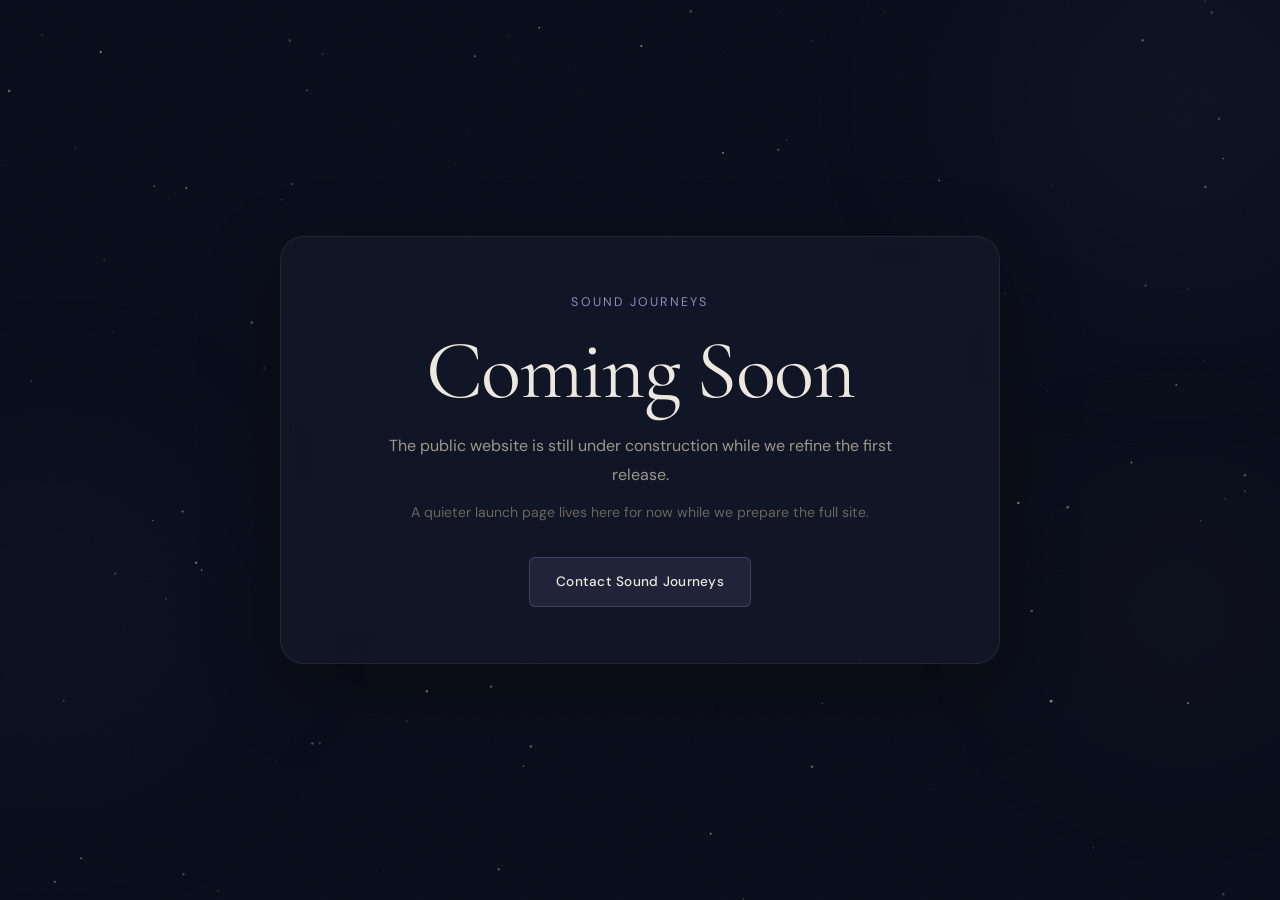
<file: index.html>
<!DOCTYPE html>
<html lang="en">
<head>
  <meta charset="UTF-8" />
  <meta name="viewport" content="width=device-width, initial-scale=1.0" />
  <title>Sound Journeys — Coming Soon</title>
  <meta name="description" content="Sound Journeys is currently under construction. The public website will launch soon." />
  <meta name="robots" content="noindex, nofollow" />
  <link rel="preconnect" href="https://fonts.googleapis.com" />
  <link rel="preconnect" href="https://fonts.gstatic.com" crossorigin />
  <link href="https://fonts.googleapis.com/css2?family=Cormorant+Garamond:ital,wght@0,300;0,400;0,500;0,600;1,300;1,400&family=DM+Sans:ital,wght@0,300;0,400;0,500;0,600;1,400&display=swap" rel="stylesheet" />
  <link rel="stylesheet" href="styles.css" />
</head>
<body class="coming-soon-body">
  <canvas id="stars-canvas"></canvas>
  <div class="grain"></div>
  <div class="glow glow--tr"></div>
  <div class="glow glow--ml"></div>
  <div class="glow glow--br"></div>

  <main class="construction-shell">
    <section class="construction-card">
      <p class="construction-kicker hero-animate hero-animate-d1">Sound Journeys</p>
      <h1 class="construction-title hero-animate hero-animate-d2">Coming Soon</h1>
      <p class="construction-copy hero-animate hero-animate-d3">
        The public website is still under construction while we refine the first release.
      </p>
      <p class="construction-copy construction-copy--secondary hero-animate hero-animate-d3">
        A quieter launch page lives here for now while we prepare the full site.
      </p>
      <div class="construction-actions hero-animate hero-animate-d4">
        <a href="mailto:tobias@soundjourneys.ch" class="btn btn--primary">Contact Sound Journeys</a>
      </div>
    </section>
  </main>

  <script src="app.js"></script>
</body>
</html>
</file>
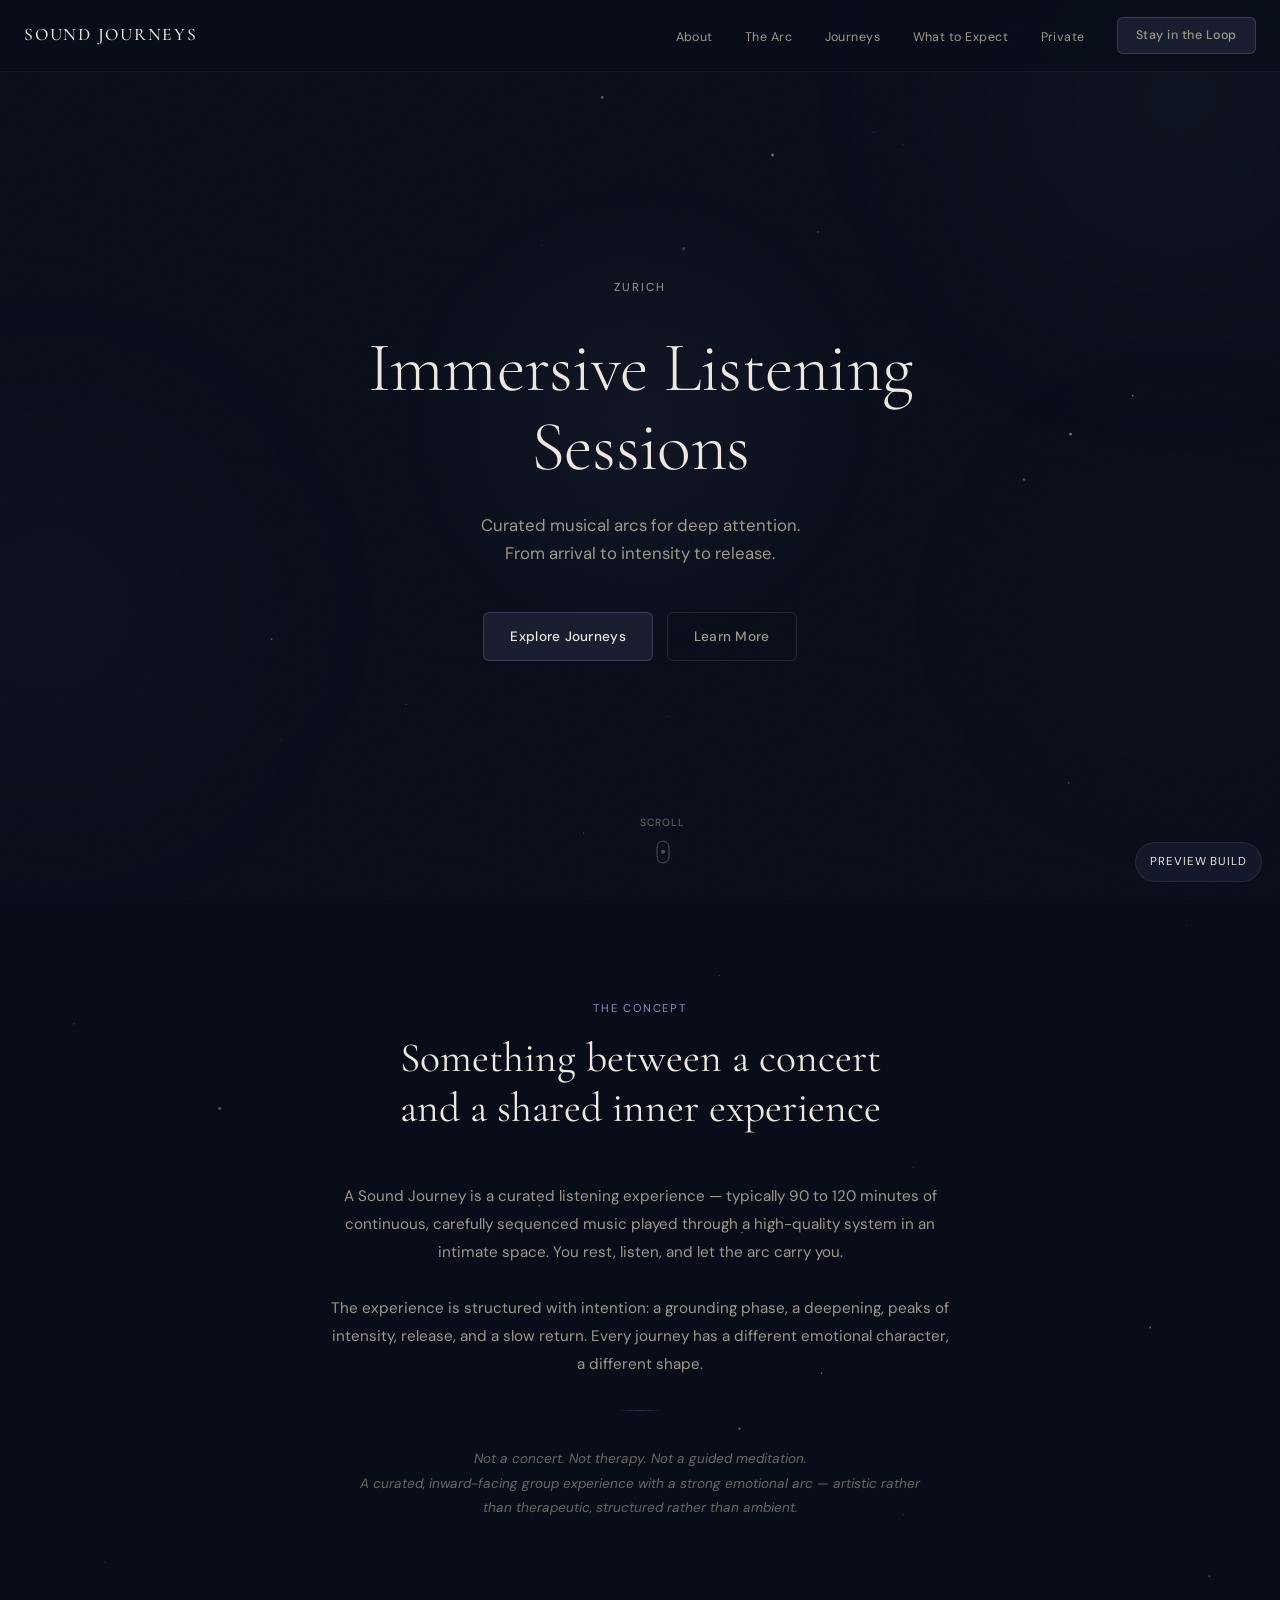
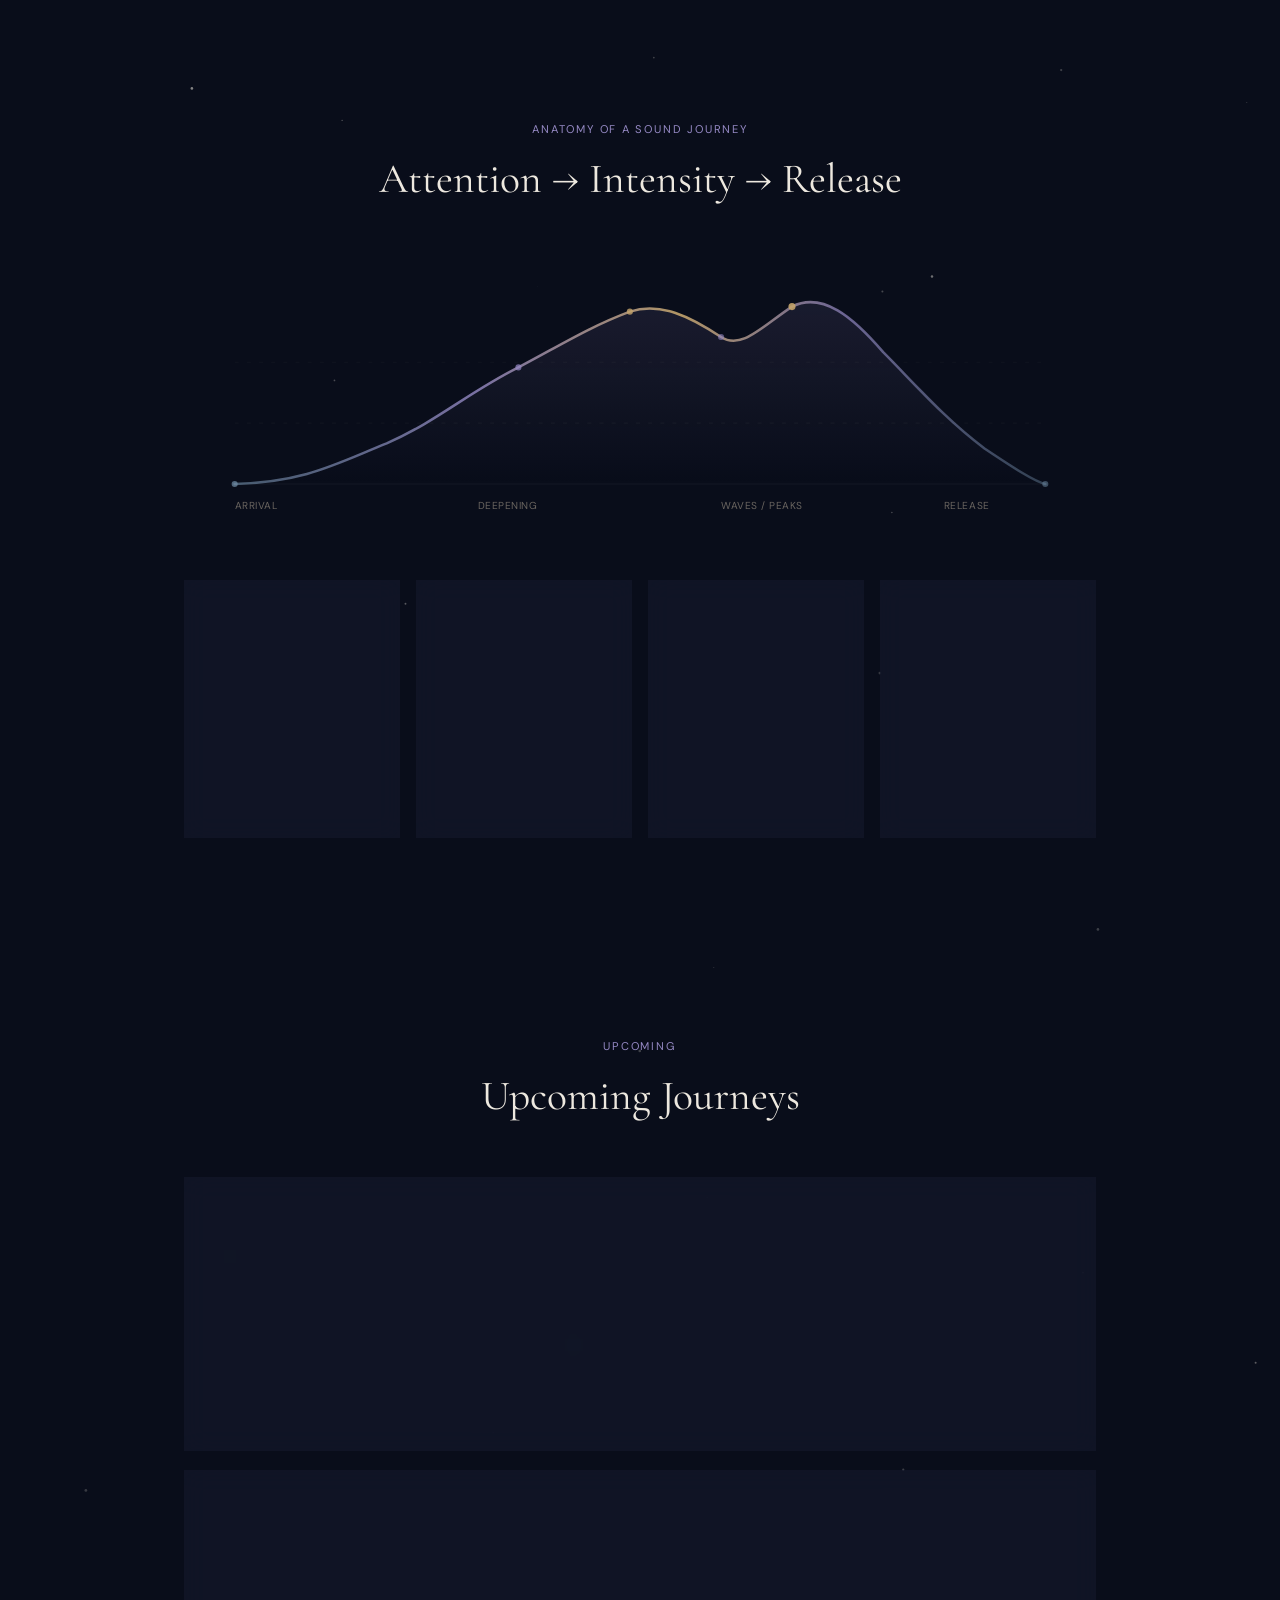
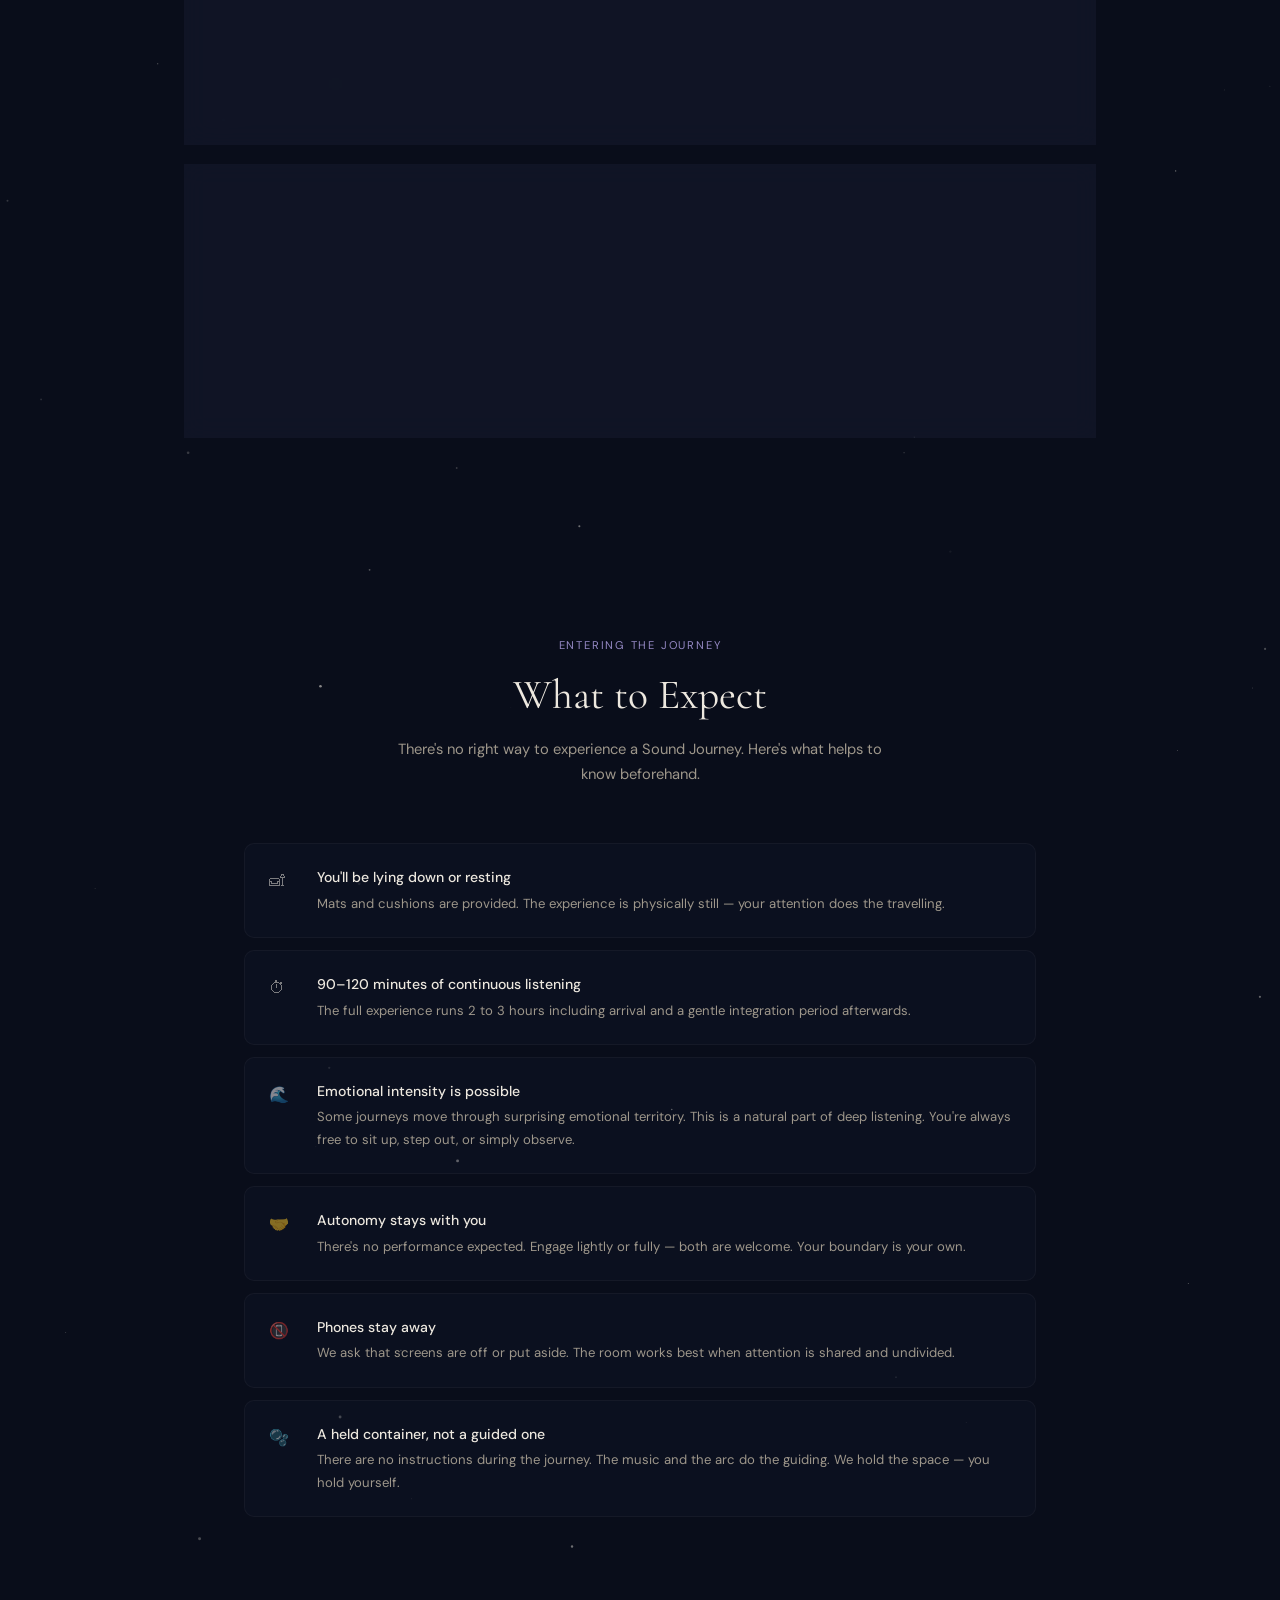
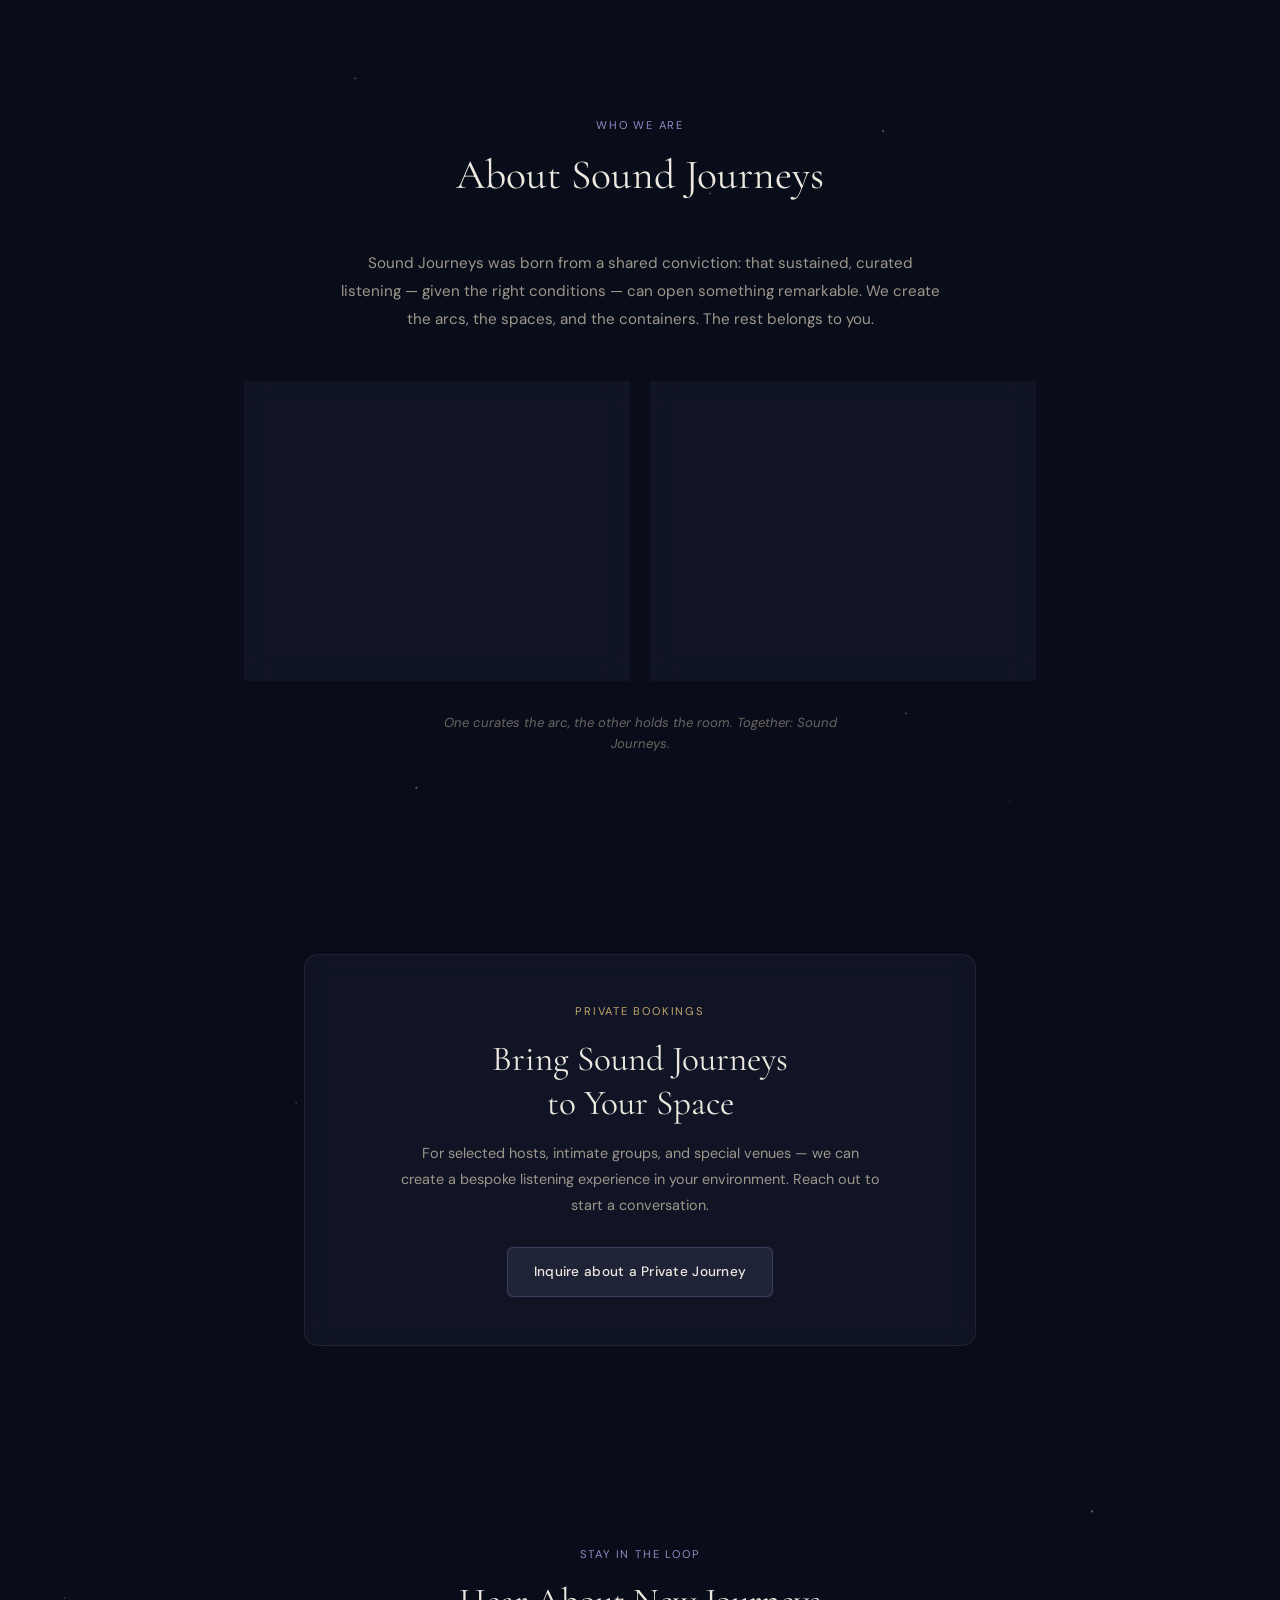
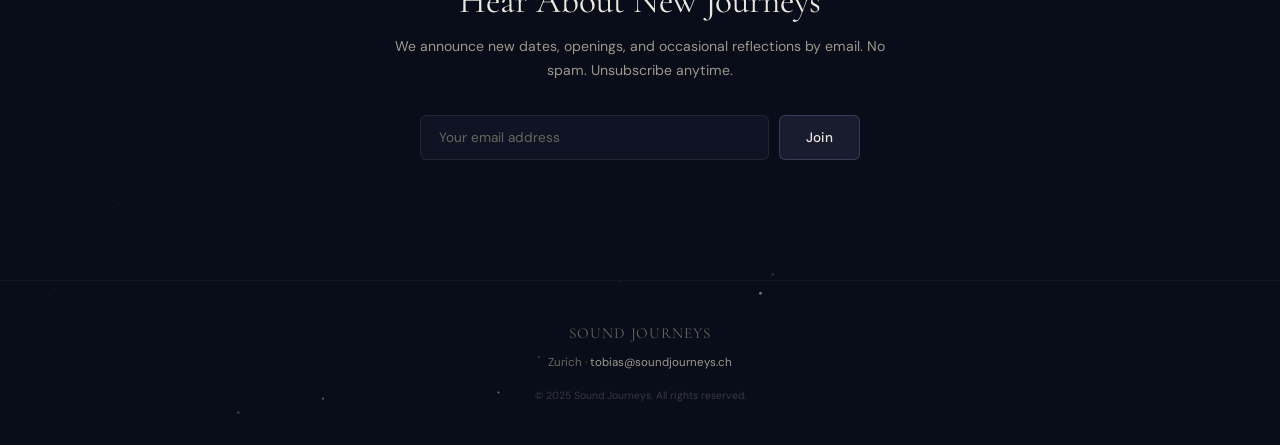
<file: preview/index.html>
<!DOCTYPE html>
<html lang="en">
<head>
  <meta charset="UTF-8" />
  <meta name="viewport" content="width=device-width, initial-scale=1.0" />
  <title>Preview | Sound Journeys — Immersive Listening Sessions in Zurich</title>
  <meta name="description" content="Curated immersive listening experiences in Zurich. Narrative musical arcs for deep attention, emotional intensity, and release." />
  <meta name="robots" content="noindex, nofollow" />
  <link rel="preconnect" href="https://fonts.googleapis.com" />
  <link rel="preconnect" href="https://fonts.gstatic.com" crossorigin />
  <link href="https://fonts.googleapis.com/css2?family=Cormorant+Garamond:ital,wght@0,300;0,400;0,500;0,600;1,300;1,400&family=DM+Sans:ital,wght@0,300;0,400;0,500;0,600;1,400&display=swap" rel="stylesheet" />
  <link rel="stylesheet" href="../styles.css" />
</head>
<body>

<!-- Atmosphere -->
<canvas id="stars-canvas"></canvas>
<div class="grain"></div>
<div class="glow glow--tr"></div>
<div class="glow glow--ml"></div>
<div class="glow glow--br"></div>
<a href="../" class="preview-badge" rel="nofollow">Preview Build</a>

<!-- Navigation -->
<nav class="site-nav" id="nav">
  <a href="#" class="nav-logo">SOUND JOURNEYS</a>
  <ul class="nav-links">
    <li><a href="#concept">About</a></li>
    <li><a href="#anatomy">The Arc</a></li>
    <li><a href="#upcoming">Journeys</a></li>
    <li><a href="#expect">What to Expect</a></li>
    <li><a href="#private">Private</a></li>
    <li><a href="#loop" class="btn btn--small btn--primary" style="padding:8px 18px;">Stay in the Loop</a></li>
  </ul>
  <div class="nav-burger" id="burger" onclick="toggleMenu()">
    <span></span><span></span><span></span>
  </div>
</nav>

<div class="mobile-menu" id="mobileMenu">
  <a href="#concept" onclick="closeMenu()">About</a>
  <a href="#anatomy" onclick="closeMenu()">The Arc</a>
  <a href="#upcoming" onclick="closeMenu()">Journeys</a>
  <a href="#expect" onclick="closeMenu()">What to Expect</a>
  <a href="#private" onclick="closeMenu()">Private Bookings</a>
  <a href="#loop" onclick="closeMenu()">Stay in the Loop</a>
</div>

<!-- ============ HERO ============ -->
<section style="position:relative; z-index:2; min-height:100vh; display:flex; flex-direction:column; align-items:center; justify-content:center; padding:120px 24px 80px; text-align:center;">

  <!-- Soft orb glow -->
  <div class="hero-glow" style="position:absolute; top:20%; left:50%; transform:translateX(-50%); width:480px; height:480px; border-radius:50%; background:radial-gradient(circle, rgba(149,137,196,0.06) 0%, rgba(112,142,168,0.03) 40%, transparent 70%); pointer-events:none; z-index:0;"></div>

  <div style="position:relative; z-index:1; max-width:720px;">
    <p class="hero-animate hero-animate-d1" style="font-size:0.72rem; letter-spacing:0.18em; color:var(--stone); margin-bottom:32px; text-transform:uppercase;">Zurich</p>

    <h1 class="hero-animate hero-animate-d2" style="font-family:'Cormorant Garamond',serif; font-weight:300; font-size:clamp(2.6rem,6vw,4.4rem); line-height:1.12; color:var(--bone); margin-bottom:24px; letter-spacing:-0.01em;">
      Immersive Listening<br />Sessions
    </h1>

    <p class="hero-animate hero-animate-d3" style="font-size:1.05rem; line-height:1.7; color:var(--stone); max-width:480px; margin:0 auto 44px;">
      Curated musical arcs for deep attention.<br />
      From arrival to intensity to release.
    </p>

    <div class="hero-animate hero-animate-d4" style="display:flex; flex-wrap:wrap; gap:14px; justify-content:center;">
      <a href="#upcoming" class="btn btn--primary">Explore Journeys</a>
      <a href="#concept" class="btn btn--ghost">Learn More</a>
    </div>
  </div>

  <!-- Scroll cue -->
  <div class="hero-animate hero-animate-d4" style="position:absolute; bottom:36px; left:50%; transform:translateX(-50%); display:flex; flex-direction:column; align-items:center; gap:8px;">
    <span style="font-size:0.65rem; letter-spacing:0.1em; color:var(--muted); text-transform:uppercase;">Scroll</span>
    <svg width="14" height="24" viewBox="0 0 14 24" fill="none" style="opacity:0.3;">
      <rect x="1" y="1" width="12" height="22" rx="6" stroke="#ede8df" stroke-width="1"/>
      <circle cx="7" cy="7" r="2" fill="#ede8df">
        <animate attributeName="cy" values="7;15;7" dur="2.4s" repeatCount="indefinite"/>
      </circle>
    </svg>
  </div>
</section>

<!-- ============ CONCEPT ============ -->
<section id="concept" style="position:relative; z-index:2; padding:100px 24px; max-width:840px; margin:0 auto;">
  <div class="reveal" style="text-align:center; margin-bottom:48px;">
    <p style="font-size:0.7rem; letter-spacing:0.16em; color:var(--lavender); text-transform:uppercase; margin-bottom:16px;">The Concept</p>
    <h2 style="font-family:'Cormorant Garamond',serif; font-weight:400; font-size:clamp(1.8rem,4vw,2.6rem); line-height:1.2; color:var(--bone);">
      Something between a concert<br class="hidden sm:inline" /> and a shared inner experience
    </h2>
  </div>

  <div class="reveal reveal-d1" style="max-width:620px; margin:0 auto; text-align:center;">
    <p style="font-size:0.95rem; line-height:1.85; color:var(--stone); margin-bottom:28px;">
      A Sound Journey is a curated listening experience — typically 90 to 120 minutes of continuous, carefully sequenced music played through a high-quality system in an intimate space. You rest, listen, and let the arc carry you.
    </p>
    <p style="font-size:0.95rem; line-height:1.85; color:var(--stone); margin-bottom:32px;">
      The experience is structured with intention: a grounding phase, a deepening, peaks of intensity, release, and a slow return. Every journey has a different emotional character, a different shape.
    </p>
  </div>

  <div class="divider reveal reveal-d2" style="margin-bottom:36px;"></div>

  <div class="reveal reveal-d3" style="max-width:580px; margin:0 auto;">
    <p style="font-size:0.85rem; line-height:1.8; color:var(--muted); text-align:center; font-style:italic;">
      Not a concert. Not therapy. Not a guided meditation.<br />
      A curated, inward-facing group experience with a strong emotional arc — artistic rather than therapeutic, structured rather than ambient.
    </p>
  </div>
</section>


<!-- ============ ANATOMY ============ -->
<section id="anatomy" style="position:relative; z-index:2; padding:100px 24px; max-width:960px; margin:0 auto;">
  <div class="reveal" style="text-align:center; margin-bottom:56px;">
    <p style="font-size:0.7rem; letter-spacing:0.16em; color:var(--lavender); text-transform:uppercase; margin-bottom:16px;">Anatomy of a Sound Journey</p>
    <h2 style="font-family:'Cormorant Garamond',serif; font-weight:400; font-size:clamp(1.8rem,4vw,2.6rem); line-height:1.2; color:var(--bone);">
      Attention → Intensity → Release
    </h2>
  </div>

  <!-- Signature Arc Visualization -->
  <div class="reveal reveal-d1" style="margin-bottom:56px; position:relative;">
    <svg id="anatomySvg" viewBox="0 0 900 260" style="width:100%; height:auto; display:block;">
      <defs>
        <linearGradient id="arcGrad" x1="0" y1="0" x2="1" y2="0">
          <stop offset="0%" stop-color="#708ea8" stop-opacity="0.6"/>
          <stop offset="30%" stop-color="#9589c4" stop-opacity="0.8"/>
          <stop offset="55%" stop-color="#c4a46c" stop-opacity="0.9"/>
          <stop offset="75%" stop-color="#9589c4" stop-opacity="0.7"/>
          <stop offset="100%" stop-color="#708ea8" stop-opacity="0.4"/>
        </linearGradient>
        <linearGradient id="fillGrad" x1="0" y1="0" x2="0" y2="1">
          <stop offset="0%" stop-color="#9589c4" stop-opacity="0.12"/>
          <stop offset="100%" stop-color="#9589c4" stop-opacity="0"/>
        </linearGradient>
      </defs>
      <!-- Grid lines -->
      <line x1="50" y1="220" x2="850" y2="220" stroke="rgba(237,232,223,0.05)" stroke-width="1"/>
      <line x1="50" y1="160" x2="850" y2="160" stroke="rgba(237,232,223,0.03)" stroke-width="1" stroke-dasharray="4 8"/>
      <line x1="50" y1="100" x2="850" y2="100" stroke="rgba(237,232,223,0.03)" stroke-width="1" stroke-dasharray="4 8"/>
      <!-- Fill -->
      <path class="anatomy-fill-path" d="M50,220 C120,218 150,200 200,180 C250,158 280,130 330,105 C370,84 400,65 440,50 C470,40 500,55 530,75 C550,88 570,65 600,45 C630,30 660,55 690,90 C720,120 750,155 790,185 C820,205 840,218 850,220 Z" fill="url(#fillGrad)"/>
      <!-- Main arc -->
      <path class="anatomy-line" id="anatomyPath" d="M50,220 C120,218 150,200 200,180 C250,158 280,130 330,105 C370,84 400,65 440,50 C470,40 500,55 530,75 C550,88 570,65 600,45 C630,30 660,55 690,90 C720,120 750,155 790,185 C820,205 840,218 850,220" fill="none" stroke="url(#arcGrad)" stroke-width="2.5" stroke-linecap="round"/>
      <!-- Phase markers -->
      <circle cx="50" cy="220" r="3" fill="#708ea8" opacity="0.7"/>
      <circle cx="330" cy="105" r="3" fill="#9589c4" opacity="0.7"/>
      <circle cx="440" cy="50" r="3" fill="#c4a46c" opacity="0.8"/>
      <circle cx="530" cy="75" r="3" fill="#9589c4" opacity="0.6"/>
      <circle cx="600" cy="45" r="3.5" fill="#c4a46c" opacity="0.9"/>
      <circle cx="850" cy="220" r="3" fill="#708ea8" opacity="0.5"/>
      <!-- Phase labels -->
      <text x="50" y="245" fill="#6a6560" font-size="10" font-family="DM Sans" letter-spacing="0.05em">ARRIVAL</text>
      <text x="290" y="245" fill="#6a6560" font-size="10" font-family="DM Sans" letter-spacing="0.05em">DEEPENING</text>
      <text x="530" y="245" fill="#6a6560" font-size="10" font-family="DM Sans" letter-spacing="0.05em">WAVES / PEAKS</text>
      <text x="750" y="245" fill="#6a6560" font-size="10" font-family="DM Sans" letter-spacing="0.05em">RELEASE</text>
    </svg>
  </div>

  <!-- Phase Cards -->
  <div style="display:grid; grid-template-columns:repeat(auto-fit, minmax(200px, 1fr)); gap:16px;">
    <div class="card reveal reveal-d2 anatomy-phase" style="text-align:center;">
      <div style="font-size:1.4rem; margin-bottom:8px; opacity:0.6;">○</div>
      <h4 style="font-family:'Cormorant Garamond',serif; font-size:1.1rem; font-weight:500; color:var(--bone); margin-bottom:8px;">Arrival</h4>
      <p style="font-size:0.78rem; color:var(--stone); line-height:1.6;">Settling in. Orientation. Letting go of what's outside. The music begins gently, inviting a softening of attention.</p>
    </div>
    <div class="card reveal reveal-d3 anatomy-phase" style="text-align:center;">
      <div style="font-size:1.4rem; margin-bottom:8px; opacity:0.6;">◐</div>
      <h4 style="font-family:'Cormorant Garamond',serif; font-size:1.1rem; font-weight:500; color:var(--bone); margin-bottom:8px;">Deepening</h4>
      <p style="font-size:0.78rem; color:var(--stone); line-height:1.6;">Texture builds. Layers emerge. Immersion takes hold. Tension and melody begin their conversation.</p>
    </div>
    <div class="card reveal reveal-d4 anatomy-phase" style="text-align:center;">
      <div style="font-size:1.4rem; margin-bottom:8px; opacity:0.6;">●</div>
      <h4 style="font-family:'Cormorant Garamond',serif; font-size:1.1rem; font-weight:500; color:var(--bone); margin-bottom:8px;">Waves &amp; Peaks</h4>
      <p style="font-size:0.78rem; color:var(--stone); line-height:1.6;">The arc doesn't simply rise — it surges, recedes, and surges again. Multiple crests. Emotional turbulence. Intensity finds its apex.</p>
    </div>
    <div class="card reveal reveal-d5 anatomy-phase" style="text-align:center;">
      <div style="font-size:1.4rem; margin-bottom:8px; opacity:0.6;">◌</div>
      <h4 style="font-family:'Cormorant Garamond',serif; font-size:1.1rem; font-weight:500; color:var(--bone); margin-bottom:8px;">Release</h4>
      <p style="font-size:0.78rem; color:var(--stone); line-height:1.6;">Spaciousness returns. The body softens. Silence arrives. A gentle re-entry — integration without instruction.</p>
    </div>
  </div>
</section>


<!-- ============ UPCOMING ============ -->
<section id="upcoming" style="position:relative; z-index:2; padding:100px 24px; max-width:960px; margin:0 auto;">
  <div class="reveal" style="text-align:center; margin-bottom:56px;">
    <p style="font-size:0.7rem; letter-spacing:0.16em; color:var(--lavender); text-transform:uppercase; margin-bottom:16px;">Upcoming</p>
    <h2 style="font-family:'Cormorant Garamond',serif; font-weight:400; font-size:clamp(1.8rem,4vw,2.6rem); line-height:1.2; color:var(--bone);">
      Upcoming Journeys
    </h2>
  </div>

  <div style="display:grid; gap:20px; grid-template-columns:1fr;">

    <!-- Event Card 1 -->
    <div class="card reveal reveal-d1" style="display:grid; grid-template-columns:1fr auto; gap:24px; align-items:start;">
      <div>
        <div style="display:flex; align-items:center; gap:12px; margin-bottom:12px; flex-wrap:wrap;">
          <span style="font-size:0.7rem; letter-spacing:0.1em; color:var(--muted); text-transform:uppercase;">SAT 26 JUL 2025</span>
          <span style="font-size:0.65rem; color:var(--muted);">•</span>
          <span style="font-size:0.7rem; color:var(--muted);">19:30 – 22:30</span>
          <span class="avail"><span class="avail__dot avail__dot--open"></span> Open</span>
        </div>
        <h3 style="font-family:'Cormorant Garamond',serif; font-weight:500; font-size:1.5rem; color:var(--bone); margin-bottom:8px; line-height:1.3;">Nocturne I</h3>
        <p style="font-size:0.85rem; color:var(--stone); line-height:1.7; margin-bottom:16px; max-width:480px;">
          A slow-burning arc through layered ambient textures, building toward a single sustained peak — then dissolving into silence.
        </p>
        <div style="display:flex; flex-wrap:wrap; gap:6px; margin-bottom:16px;">
          <span class="tag">immersive</span>
          <span class="tag">emotional</span>
          <span class="tag">expansive</span>
        </div>
        <a href="#loop" class="btn btn--primary btn--small">Register Interest</a>
      </div>
      <div style="min-width:180px; padding-top:8px;">
        <p style="font-size:0.6rem; letter-spacing:0.1em; color:var(--muted); text-transform:uppercase; margin-bottom:8px; text-align:center;">Intensity Profile</p>
        <svg class="intensity-svg" viewBox="0 0 200 70" style="max-width:200px; margin:0 auto; display:block;">
          <path d="M10,60 C30,58 50,50 70,38 C90,26 105,18 120,12 C135,18 150,30 165,45 C180,55 190,59 195,60" fill="none" stroke="url(#arcGrad)" stroke-width="1.8" stroke-linecap="round"/>
          <path d="M10,60 C30,58 50,50 70,38 C90,26 105,18 120,12 C135,18 150,30 165,45 C180,55 190,59 195,60 L195,65 L10,65 Z" fill="url(#fillGrad)" opacity="0.7"/>
        </svg>
      </div>
    </div>

    <!-- Event Card 2 -->
    <div class="card reveal reveal-d2" style="display:grid; grid-template-columns:1fr auto; gap:24px; align-items:start;">
      <div>
        <div style="display:flex; align-items:center; gap:12px; margin-bottom:12px; flex-wrap:wrap;">
          <span style="font-size:0.7rem; letter-spacing:0.1em; color:var(--muted); text-transform:uppercase;">SAT 16 AUG 2025</span>
          <span style="font-size:0.65rem; color:var(--muted);">•</span>
          <span style="font-size:0.7rem; color:var(--muted);">20:00 – 23:00</span>
          <span class="avail"><span class="avail__dot avail__dot--limited"></span> Limited</span>
        </div>
        <h3 style="font-family:'Cormorant Garamond',serif; font-weight:500; font-size:1.5rem; color:var(--bone); margin-bottom:8px; line-height:1.3;">Undertow</h3>
        <p style="font-size:0.85rem; color:var(--stone); line-height:1.7; margin-bottom:16px; max-width:480px;">
          Two waves. A restless build through percussive movement and cathartic release, then a second, stranger tide pulling you somewhere unexpected.
        </p>
        <div style="display:flex; flex-wrap:wrap; gap:6px; margin-bottom:16px;">
          <span class="tag">intense</span>
          <span class="tag">percussive</span>
          <span class="tag">strange</span>
        </div>
        <a href="#loop" class="btn btn--primary btn--small">Register Interest</a>
      </div>
      <div style="min-width:180px; padding-top:8px;">
        <p style="font-size:0.6rem; letter-spacing:0.1em; color:var(--muted); text-transform:uppercase; margin-bottom:8px; text-align:center;">Intensity Profile</p>
        <svg class="intensity-svg" viewBox="0 0 200 70" style="max-width:200px; margin:0 auto; display:block;">
          <path d="M10,60 C25,55 40,42 60,28 C75,18 85,22 95,35 C105,48 115,40 130,22 C145,10 155,15 165,32 C175,48 185,56 195,60" fill="none" stroke="url(#arcGrad)" stroke-width="1.8" stroke-linecap="round"/>
          <path d="M10,60 C25,55 40,42 60,28 C75,18 85,22 95,35 C105,48 115,40 130,22 C145,10 155,15 165,32 C175,48 185,56 195,60 L195,65 L10,65 Z" fill="url(#fillGrad)" opacity="0.7"/>
        </svg>
      </div>
    </div>

    <!-- Event Card 3 -->
    <div class="card reveal reveal-d3" style="display:grid; grid-template-columns:1fr auto; gap:24px; align-items:start;">
      <div>
        <div style="display:flex; align-items:center; gap:12px; margin-bottom:12px; flex-wrap:wrap;">
          <span style="font-size:0.7rem; letter-spacing:0.1em; color:var(--muted); text-transform:uppercase;">FRI 12 SEP 2025</span>
          <span style="font-size:0.65rem; color:var(--muted);">•</span>
          <span style="font-size:0.7rem; color:var(--muted);">19:00 – 22:00</span>
          <span class="avail"><span class="avail__dot avail__dot--open"></span> Open</span>
        </div>
        <h3 style="font-family:'Cormorant Garamond',serif; font-weight:500; font-size:1.5rem; color:var(--bone); margin-bottom:8px; line-height:1.3;">Still Life</h3>
        <p style="font-size:0.85rem; color:var(--stone); line-height:1.7; margin-bottom:16px; max-width:480px;">
          A gentler arc. Luminous, slow, spacious — for those drawn to sustained beauty rather than turbulence. Deceptive depth beneath the calm.
        </p>
        <div style="display:flex; flex-wrap:wrap; gap:6px; margin-bottom:16px;">
          <span class="tag">gentle</span>
          <span class="tag">textured</span>
          <span class="tag">emotional</span>
        </div>
        <a href="#loop" class="btn btn--primary btn--small">Register Interest</a>
      </div>
      <div style="min-width:180px; padding-top:8px;">
        <p style="font-size:0.6rem; letter-spacing:0.1em; color:var(--muted); text-transform:uppercase; margin-bottom:8px; text-align:center;">Intensity Profile</p>
        <svg class="intensity-svg" viewBox="0 0 200 70" style="max-width:200px; margin:0 auto; display:block;">
          <path d="M10,58 C35,55 60,48 85,42 C110,36 125,32 140,30 C155,32 170,38 180,48 C188,54 192,57 195,58" fill="none" stroke="url(#arcGrad)" stroke-width="1.8" stroke-linecap="round"/>
          <path d="M10,58 C35,55 60,48 85,42 C110,36 125,32 140,30 C155,32 170,38 180,48 C188,54 192,57 195,58 L195,65 L10,65 Z" fill="url(#fillGrad)" opacity="0.7"/>
        </svg>
      </div>
    </div>

  </div>
</section>


<!-- ============ WHAT TO EXPECT ============ -->
<section id="expect" style="position:relative; z-index:2; padding:100px 24px; max-width:840px; margin:0 auto;">
  <div class="reveal" style="text-align:center; margin-bottom:56px;">
    <p style="font-size:0.7rem; letter-spacing:0.16em; color:var(--lavender); text-transform:uppercase; margin-bottom:16px;">Entering the Journey</p>
    <h2 style="font-family:'Cormorant Garamond',serif; font-weight:400; font-size:clamp(1.8rem,4vw,2.6rem); line-height:1.2; color:var(--bone);">
      What to Expect
    </h2>
    <p style="font-size:0.92rem; color:var(--stone); margin-top:16px; max-width:520px; margin-left:auto; margin-right:auto; line-height:1.7;">
      There's no right way to experience a Sound Journey. Here's what helps to know beforehand.
    </p>
  </div>

  <div style="display:grid; gap:12px;">
    <div class="expect-item reveal reveal-d1" style="display:grid; grid-template-columns:32px 1fr; gap:16px; align-items:start;">
      <span style="font-size:1rem; opacity:0.5; padding-top:2px;">🛋</span>
      <div>
        <h4 style="font-size:0.88rem; font-weight:500; color:var(--bone); margin-bottom:4px;">You'll be lying down or resting</h4>
        <p style="font-size:0.82rem; color:var(--stone); line-height:1.7;">Mats and cushions are provided. The experience is physically still — your attention does the travelling.</p>
      </div>
    </div>
    <div class="expect-item reveal reveal-d2" style="display:grid; grid-template-columns:32px 1fr; gap:16px; align-items:start;">
      <span style="font-size:1rem; opacity:0.5; padding-top:2px;">⏱</span>
      <div>
        <h4 style="font-size:0.88rem; font-weight:500; color:var(--bone); margin-bottom:4px;">90–120 minutes of continuous listening</h4>
        <p style="font-size:0.82rem; color:var(--stone); line-height:1.7;">The full experience runs 2 to 3 hours including arrival and a gentle integration period afterwards.</p>
      </div>
    </div>
    <div class="expect-item reveal reveal-d3" style="display:grid; grid-template-columns:32px 1fr; gap:16px; align-items:start;">
      <span style="font-size:1rem; opacity:0.5; padding-top:2px;">🌊</span>
      <div>
        <h4 style="font-size:0.88rem; font-weight:500; color:var(--bone); margin-bottom:4px;">Emotional intensity is possible</h4>
        <p style="font-size:0.82rem; color:var(--stone); line-height:1.7;">Some journeys move through surprising emotional territory. This is a natural part of deep listening. You're always free to sit up, step out, or simply observe.</p>
      </div>
    </div>
    <div class="expect-item reveal reveal-d4" style="display:grid; grid-template-columns:32px 1fr; gap:16px; align-items:start;">
      <span style="font-size:1rem; opacity:0.5; padding-top:2px;">🤝</span>
      <div>
        <h4 style="font-size:0.88rem; font-weight:500; color:var(--bone); margin-bottom:4px;">Autonomy stays with you</h4>
        <p style="font-size:0.82rem; color:var(--stone); line-height:1.7;">There's no performance expected. Engage lightly or fully — both are welcome. Your boundary is your own.</p>
      </div>
    </div>
    <div class="expect-item reveal reveal-d5" style="display:grid; grid-template-columns:32px 1fr; gap:16px; align-items:start;">
      <span style="font-size:1rem; opacity:0.5; padding-top:2px;">📵</span>
      <div>
        <h4 style="font-size:0.88rem; font-weight:500; color:var(--bone); margin-bottom:4px;">Phones stay away</h4>
        <p style="font-size:0.82rem; color:var(--stone); line-height:1.7;">We ask that screens are off or put aside. The room works best when attention is shared and undivided.</p>
      </div>
    </div>
    <div class="expect-item reveal reveal-d6" style="display:grid; grid-template-columns:32px 1fr; gap:16px; align-items:start;">
      <span style="font-size:1rem; opacity:0.5; padding-top:2px;">🫧</span>
      <div>
        <h4 style="font-size:0.88rem; font-weight:500; color:var(--bone); margin-bottom:4px;">A held container, not a guided one</h4>
        <p style="font-size:0.82rem; color:var(--stone); line-height:1.7;">There are no instructions during the journey. The music and the arc do the guiding. We hold the space — you hold yourself.</p>
      </div>
    </div>
  </div>
</section>


<!-- ============ ABOUT ============ -->
<section id="about" style="position:relative; z-index:2; padding:100px 24px; max-width:840px; margin:0 auto;">
  <div class="reveal" style="text-align:center; margin-bottom:48px;">
    <p style="font-size:0.7rem; letter-spacing:0.16em; color:var(--lavender); text-transform:uppercase; margin-bottom:16px;">Who We Are</p>
    <h2 style="font-family:'Cormorant Garamond',serif; font-weight:400; font-size:clamp(1.8rem,4vw,2.6rem); line-height:1.2; color:var(--bone);">
      About Sound Journeys
    </h2>
  </div>

  <div class="reveal reveal-d1" style="max-width:600px; margin:0 auto; text-align:center; margin-bottom:48px;">
    <p style="font-size:0.95rem; line-height:1.85; color:var(--stone);">
      Sound Journeys was born from a shared conviction: that sustained, curated listening — given the right conditions — can open something remarkable. We create the arcs, the spaces, and the containers. The rest belongs to you.
    </p>
  </div>

  <div style="display:grid; grid-template-columns:repeat(auto-fit, minmax(260px, 1fr)); gap:20px;">
    <div class="card reveal reveal-d2" style="text-align:center;">
      <div style="width:72px; height:72px; border-radius:50%; background:rgba(149,137,196,0.1); border:1px solid rgba(149,137,196,0.2); margin:0 auto 16px; display:flex; align-items:center; justify-content:center;">
        <span style="font-family:'Cormorant Garamond',serif; font-size:1.3rem; color:var(--lavender);">PA</span>
      </div>
      <h4 style="font-family:'Cormorant Garamond',serif; font-size:1.15rem; font-weight:500; color:var(--bone); margin-bottom:4px;">PA / Baribahl</h4>
      <p style="font-size:0.72rem; letter-spacing:0.08em; color:var(--lavender); margin-bottom:12px;">MUSIC CURATION &amp; ARTISTIC DIRECTION</p>
      <p style="font-size:0.82rem; color:var(--stone); line-height:1.7;">
        Selects the music, crafts the emotional arcs, and shapes the artistic identity of each journey. Draws on a deep, eclectic listening practice and a sensitivity to how music moves through people.
      </p>
    </div>
    <div class="card reveal reveal-d3" style="text-align:center;">
      <div style="width:72px; height:72px; border-radius:50%; background:rgba(112,142,168,0.1); border:1px solid rgba(112,142,168,0.2); margin:0 auto 16px; display:flex; align-items:center; justify-content:center;">
        <span style="font-family:'Cormorant Garamond',serif; font-size:1.3rem; color:var(--dusty);">T</span>
      </div>
      <h4 style="font-family:'Cormorant Garamond',serif; font-size:1.15rem; font-weight:500; color:var(--bone); margin-bottom:4px;">Tobias</h4>
      <p style="font-size:0.72rem; letter-spacing:0.08em; color:var(--dusty); margin-bottom:12px;">LOGISTICS, SPACE &amp; PRODUCTION</p>
      <p style="font-size:0.82rem; color:var(--stone); line-height:1.7;">
        Builds everything around the music: the venue, the system, the pricing, the operations. Creates the physical and logistical conditions that let the experience work.
      </p>
    </div>
  </div>

  <div class="reveal reveal-d4" style="text-align:center; margin-top:32px;">
    <p style="font-size:0.82rem; color:var(--muted); font-style:italic; max-width:420px; margin:0 auto;">
      One curates the arc, the other holds the room. Together: Sound Journeys.
    </p>
  </div>
</section>


<!-- ============ PRIVATE ============ -->
<section id="private" style="position:relative; z-index:2; padding:100px 24px; max-width:720px; margin:0 auto;">
  <div class="card reveal" style="text-align:center; padding:48px 36px; border-color:rgba(196,164,108,0.1);">
    <p style="font-size:0.7rem; letter-spacing:0.16em; color:var(--gold); text-transform:uppercase; margin-bottom:16px;">Private Bookings</p>
    <h2 style="font-family:'Cormorant Garamond',serif; font-weight:400; font-size:clamp(1.6rem,3.5vw,2.2rem); line-height:1.25; color:var(--bone); margin-bottom:16px;">
      Bring Sound Journeys<br />to Your Space
    </h2>
    <p style="font-size:0.9rem; color:var(--stone); line-height:1.8; max-width:480px; margin:0 auto 28px;">
      For selected hosts, intimate groups, and special venues — we can create a bespoke listening experience in your environment. Reach out to start a conversation.
    </p>
    <a href="mailto:tobias@soundjourneys.ch" class="btn btn--primary">Inquire about a Private Journey</a>
  </div>
</section>


<!-- ============ STAY IN THE LOOP ============ -->
<section id="loop" style="position:relative; z-index:2; padding:100px 24px 120px; max-width:560px; margin:0 auto; text-align:center;">
  <div class="reveal">
    <p style="font-size:0.7rem; letter-spacing:0.16em; color:var(--lavender); text-transform:uppercase; margin-bottom:16px;">Stay in the Loop</p>
    <h2 style="font-family:'Cormorant Garamond',serif; font-weight:400; font-size:clamp(1.6rem,3.5vw,2.2rem); line-height:1.25; color:var(--bone); margin-bottom:12px;">
      Hear About New Journeys
    </h2>
    <p style="font-size:0.88rem; color:var(--stone); margin-bottom:32px; line-height:1.7;">
      We announce new dates, openings, and occasional reflections by email. No spam. Unsubscribe anytime.
    </p>
    <form onsubmit="handleSubscribe(event)" style="display:flex; gap:10px; max-width:440px; margin:0 auto;">
      <input type="email" class="input" placeholder="Your email address" required style="flex:1;" />
      <button type="submit" class="btn btn--primary" style="white-space:nowrap;">Join</button>
    </form>
  </div>
</section>


<!-- ============ FOOTER ============ -->
<footer style="position:relative; z-index:2; border-top:1px solid rgba(237,232,223,0.05); padding:40px 24px; text-align:center;">
  <p style="font-family:'Cormorant Garamond',serif; font-size:0.95rem; color:var(--muted); letter-spacing:0.06em; margin-bottom:8px;">SOUND JOURNEYS</p>
  <p style="font-size:0.72rem; color:var(--muted);">Zurich · <a href="mailto:tobias@soundjourneys.ch" style="color:var(--stone); text-decoration:none;">tobias@soundjourneys.ch</a></p>
  <p style="font-size:0.65rem; color:rgba(106,101,96,0.5); margin-top:16px;">© 2025 Sound Journeys. All rights reserved.</p>
</footer>


<!-- ============ JS ============ -->
<script src="../app.js"></script>

</body>
</html>
</file>
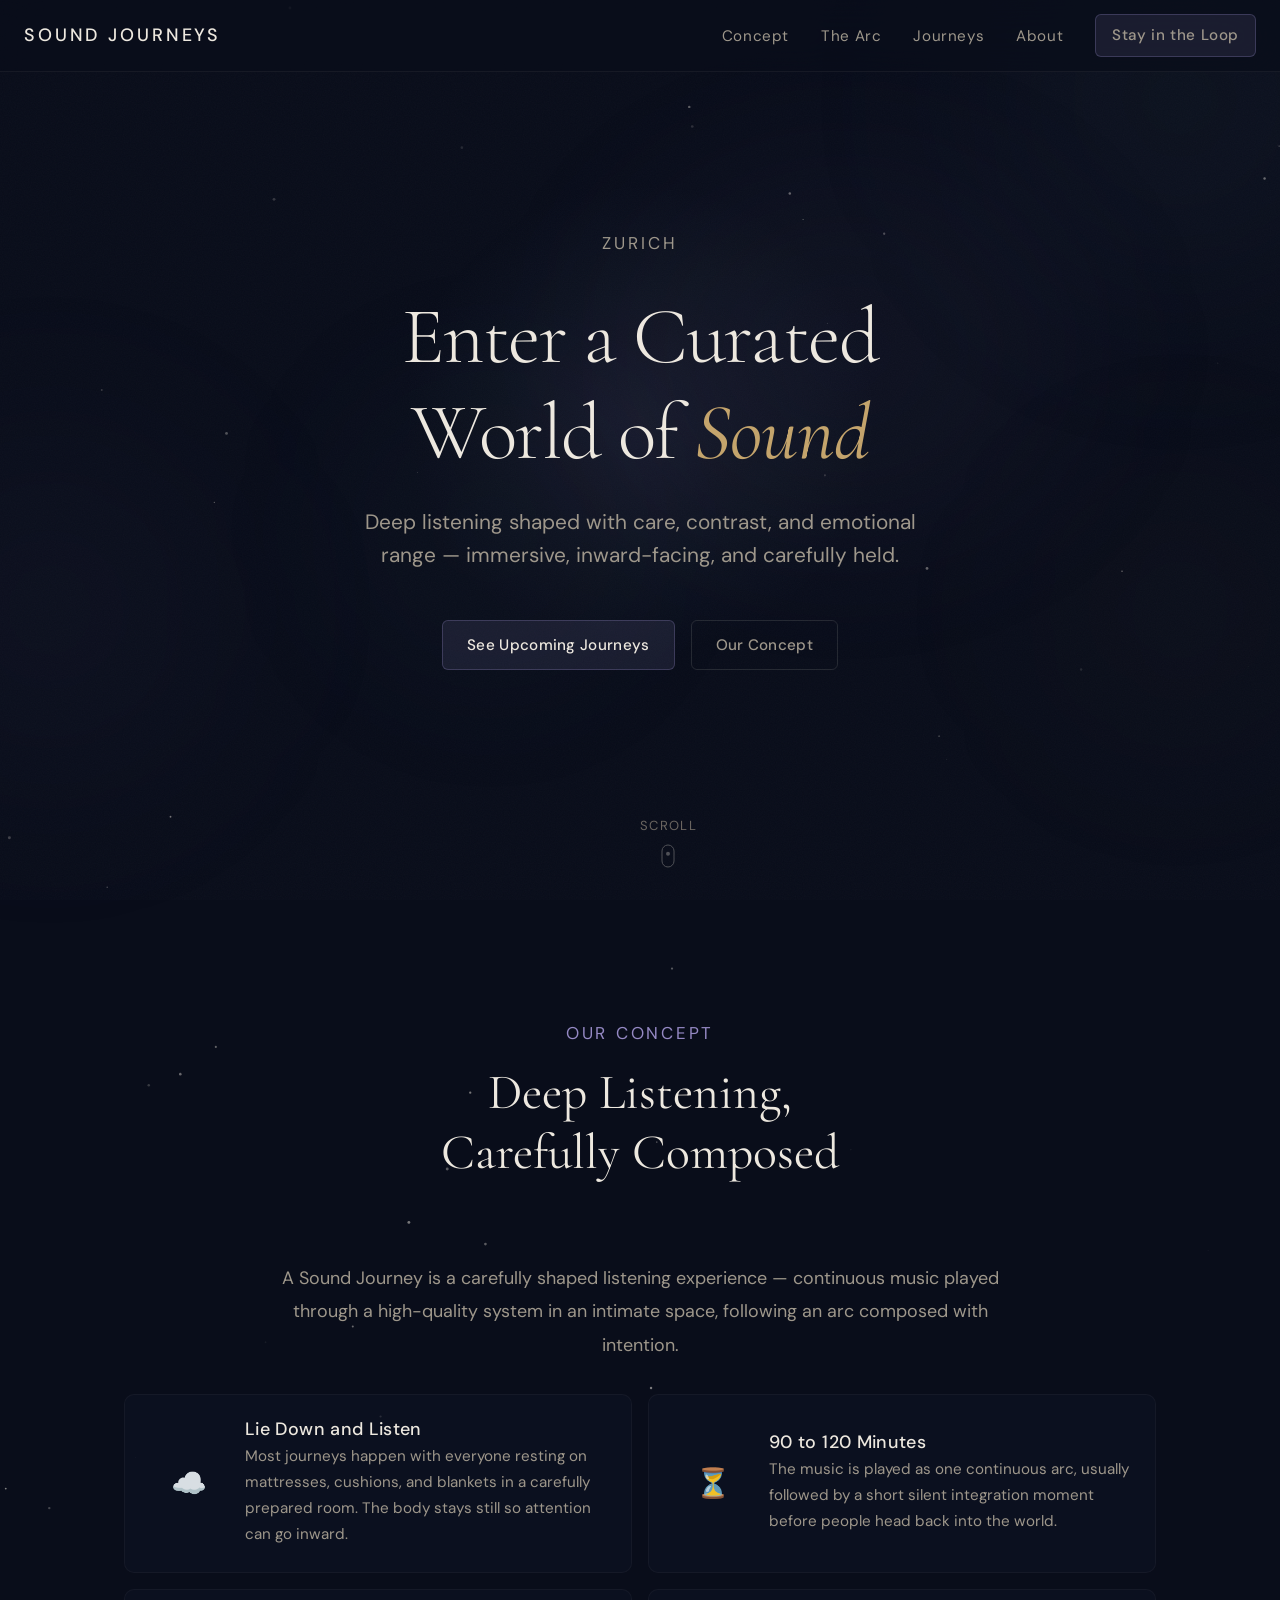
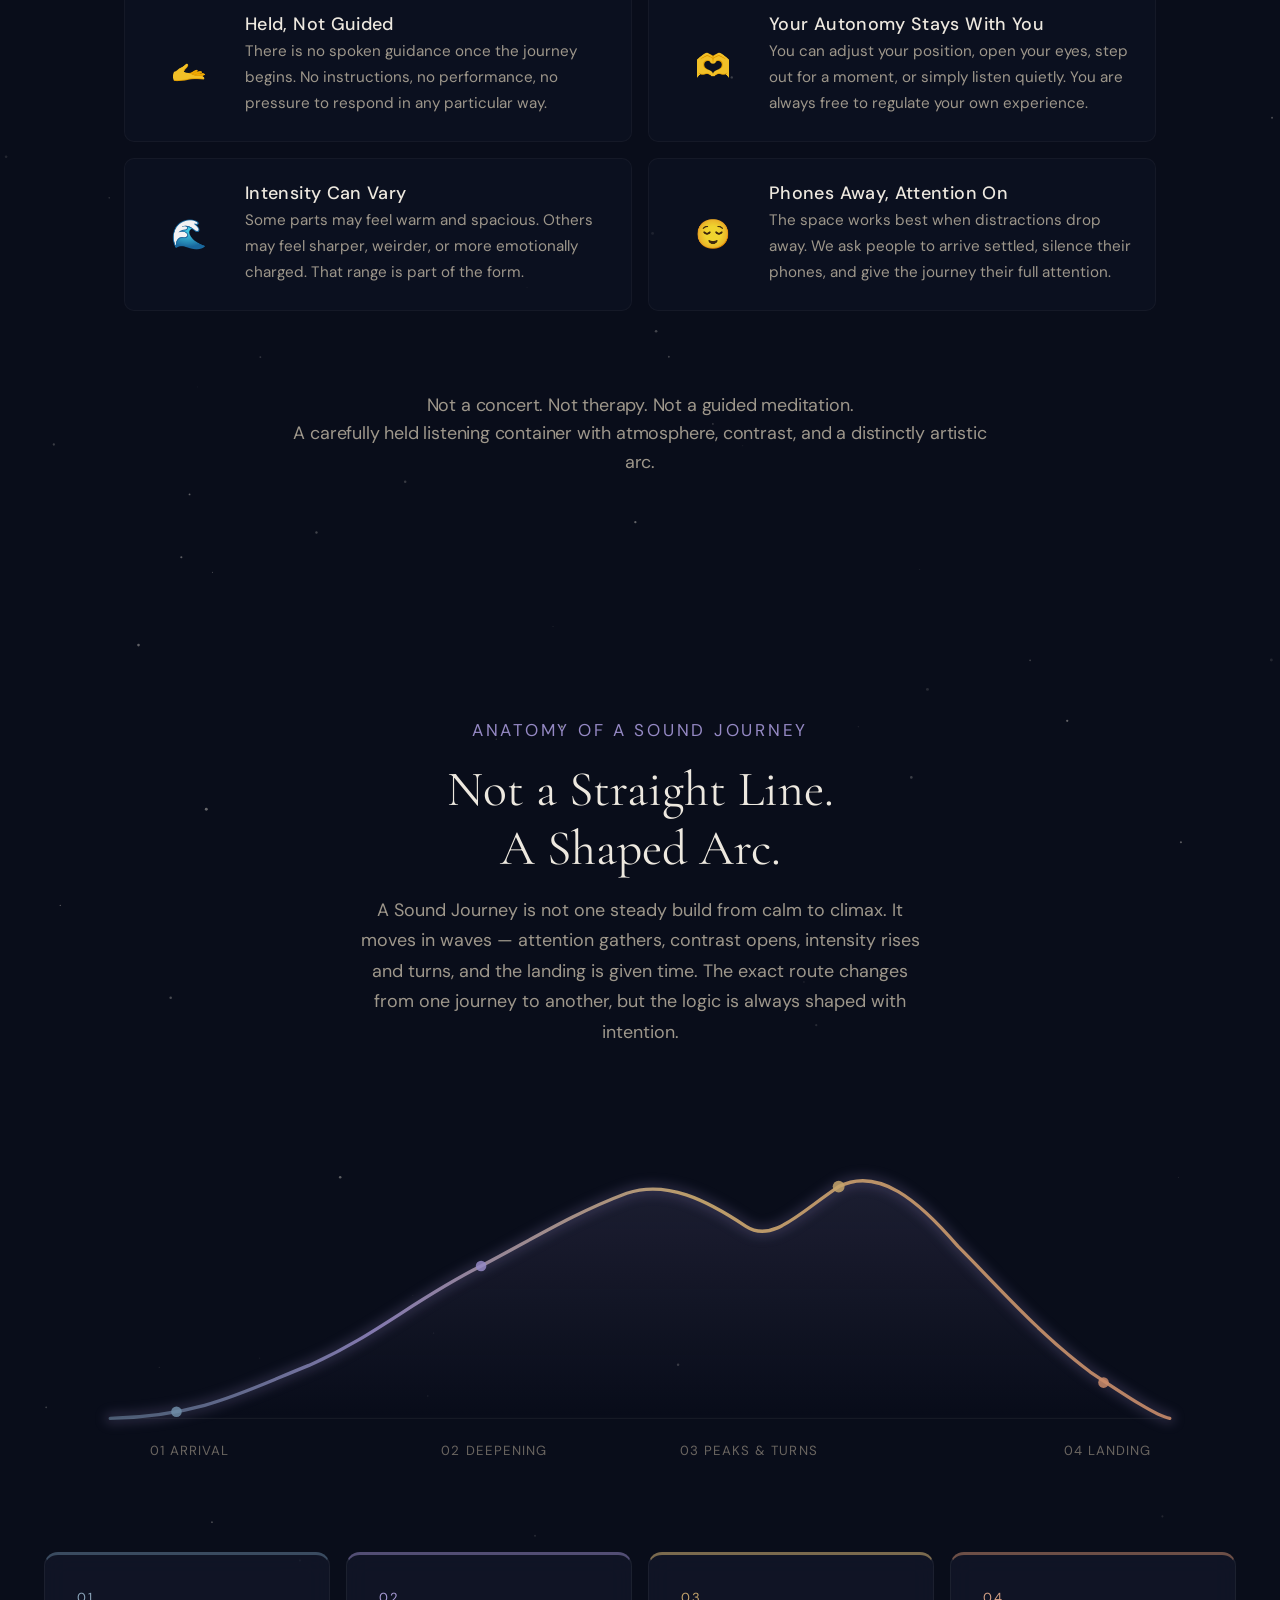
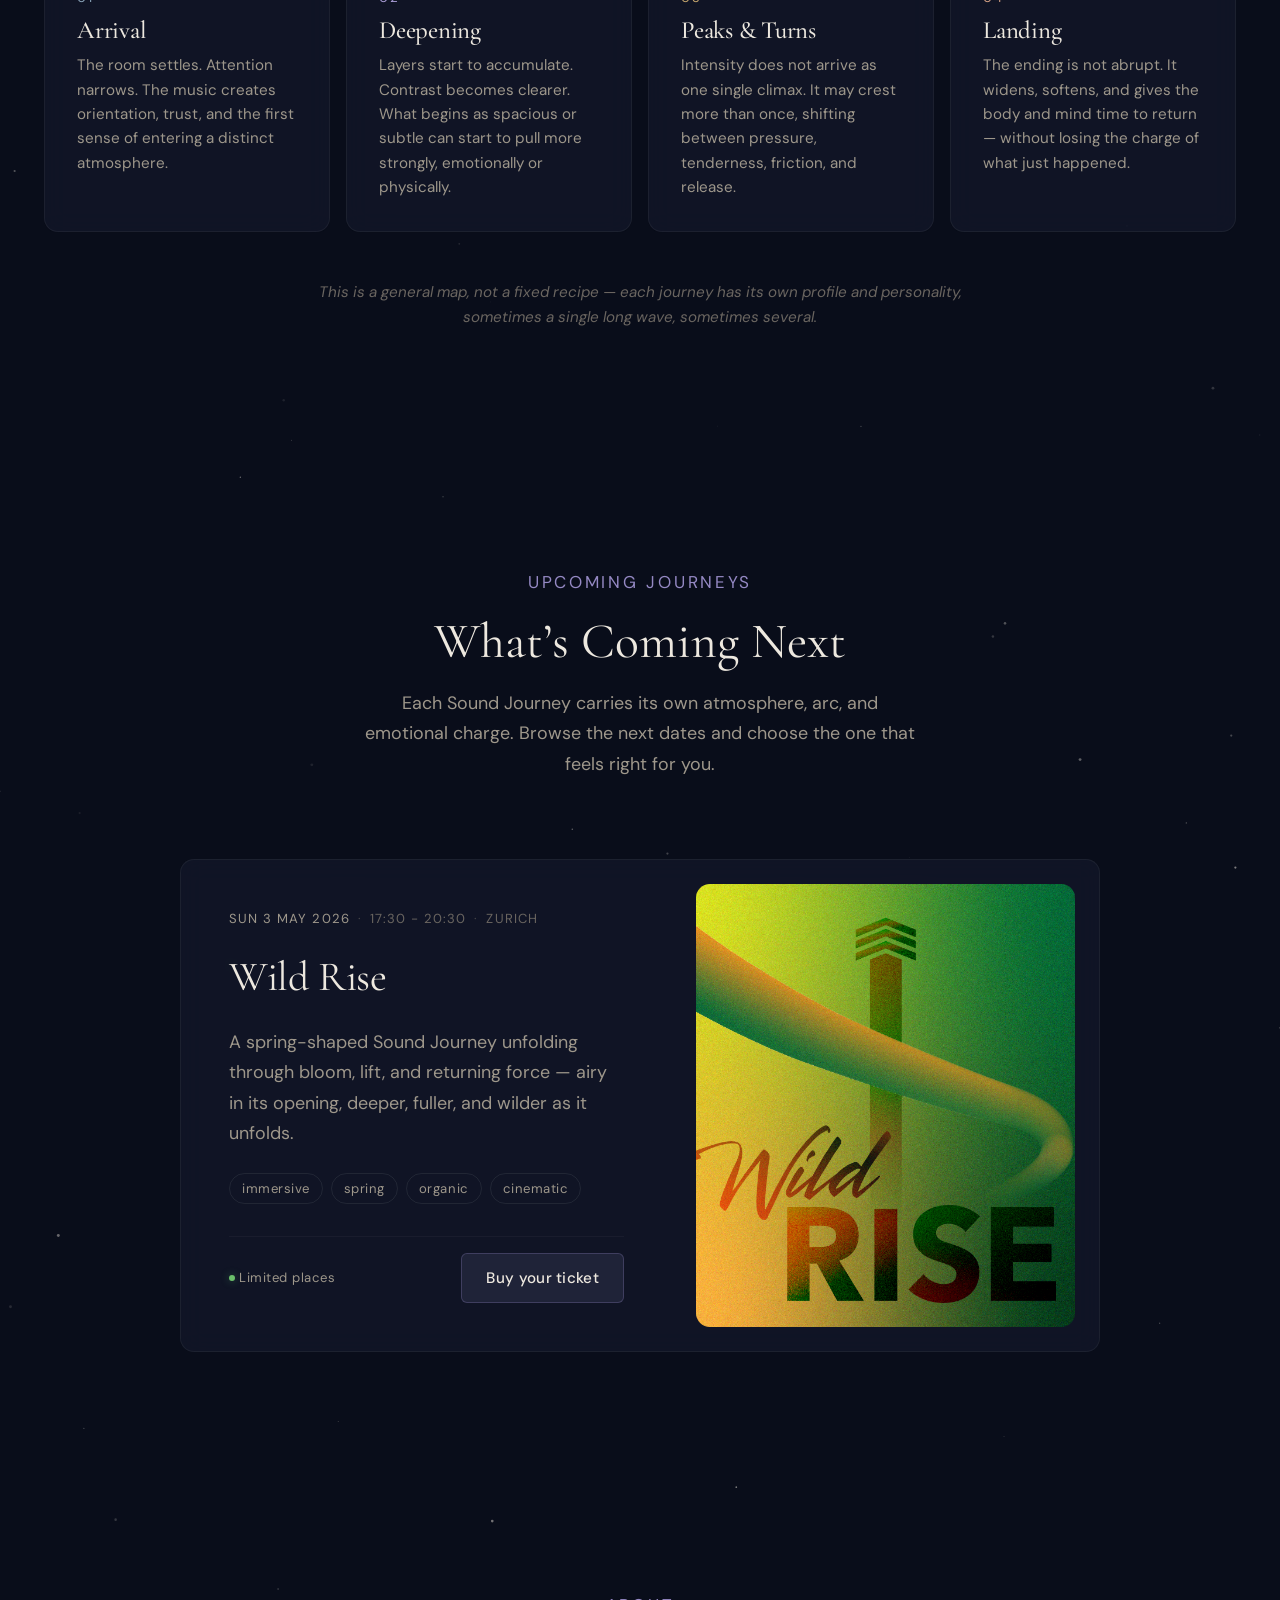
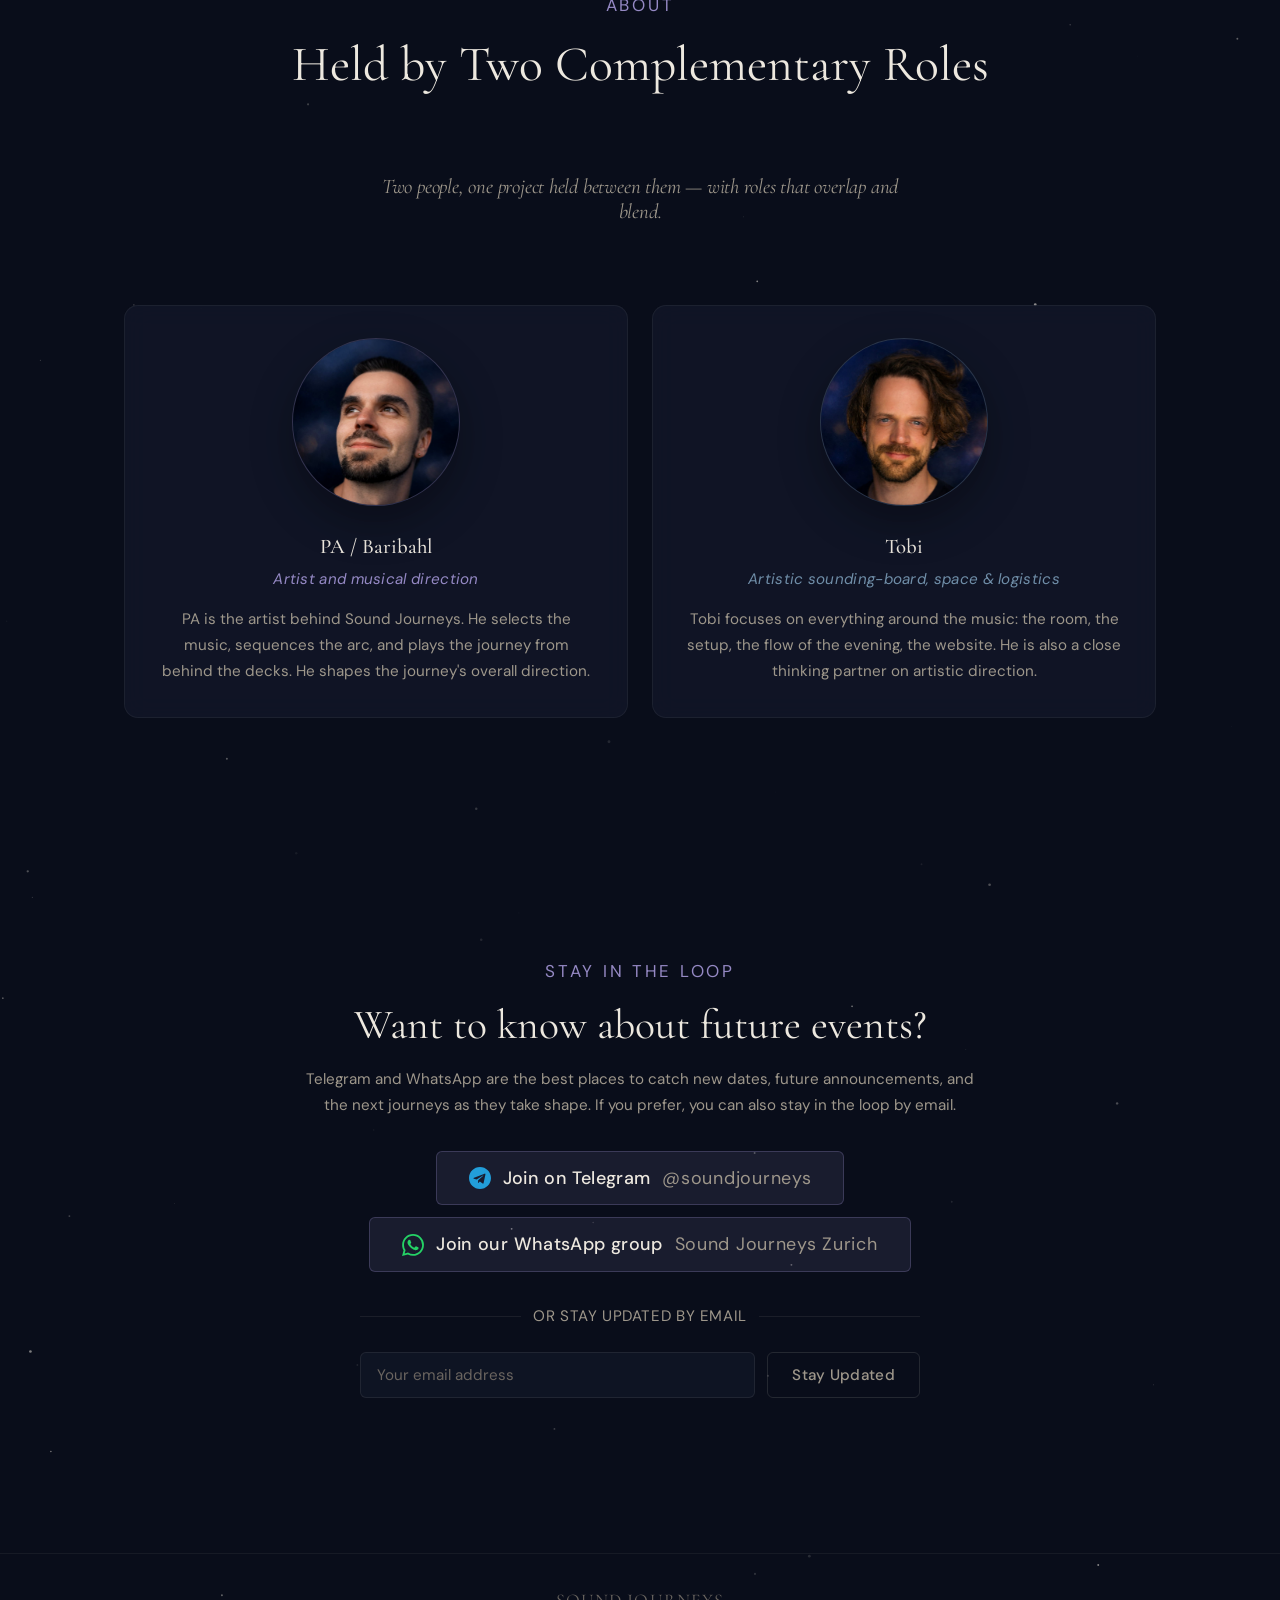
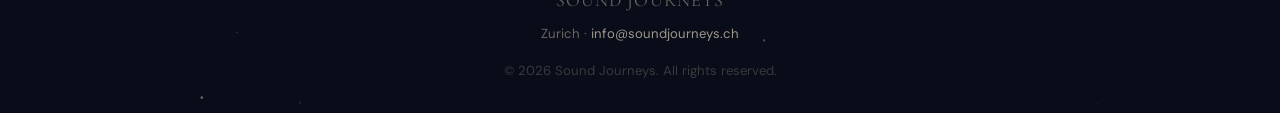
<file: public/index.html>
<!DOCTYPE html>
<html lang="en">
<head>
  <meta charset="UTF-8" />
  <meta name="viewport" content="width=device-width, initial-scale=1.0" />
  <title>Sound Journeys — Curated Listening Experiences in Zurich</title>
  <meta name="description" content="A curated listening format in Zurich. Deep listening shaped with care, contrast, and emotional range — immersive, inward-facing, and carefully held." />
  <link rel="preconnect" href="https://fonts.googleapis.com" />
  <link rel="preconnect" href="https://fonts.gstatic.com" crossorigin />
  <link href="https://fonts.googleapis.com/css2?family=Cormorant+Garamond:ital,wght@0,300;0,400;0,500;0,600;1,300;1,400&family=DM+Sans:ital,wght@0,300;0,400;0,500;0,600;1,400&display=swap" rel="stylesheet" />
  <link rel="stylesheet" href="styles.css" />
</head>
<body>

<!-- Atmosphere -->
<canvas id="stars-canvas"></canvas>
<div class="grain"></div>
<div class="glow glow--tr"></div>
<div class="glow glow--ml"></div>
<div class="glow glow--br"></div>

<!-- Navigation -->
<nav class="site-nav" id="nav">
  <a href="#" class="nav-logo">SOUND JOURNEYS</a>
  <ul class="nav-links">
    <li><a href="#concept">Concept</a></li>
    <li><a href="#anatomy">The Arc</a></li>
    <li><a href="#upcoming">Journeys</a></li>
    <li><a href="#about">About</a></li>
    <li><a href="#loop" class="btn btn--small btn--primary">Stay in the Loop</a></li>
  </ul>
  <div class="nav-burger" id="burger" onclick="toggleMenu()">
    <span></span><span></span><span></span>
  </div>
</nav>

<div class="mobile-menu" id="mobileMenu">
  <a href="#concept" onclick="closeMenu()">Concept</a>
  <a href="#anatomy" onclick="closeMenu()">The Arc</a>
  <a href="#upcoming" onclick="closeMenu()">Journeys</a>
  <a href="#about" onclick="closeMenu()">About</a>
  <a href="#loop" onclick="closeMenu()">Stay in the Loop</a>
</div>

<!-- ============ HERO ============ -->
<section class="section section--hero">

  <!-- Layered atmospheric pressure zones -->
  <div class="hero-glow hero__orb"></div>
  <div class="hero__halo hero__halo--primary"></div>
  <div class="hero__halo hero__halo--secondary"></div>

  <div class="hero__inner">
    <p class="hero-animate hero-animate-d1 hero__eyebrow">Zurich</p>

    <h1 class="hero-animate hero-animate-d2 hero__title">
      Enter a Curated<br />World of <span class="hero__title-accent">Sound</span>
    </h1>

    <p class="hero-animate hero-animate-d3 hero__copy">
      Deep listening shaped with care, contrast, and emotional range — immersive, inward-facing, and carefully held.
    </p>

    <div class="hero-animate hero-animate-d4 hero__ctas">
      <a href="#upcoming" class="btn btn--primary">See Upcoming Journeys</a>
      <a href="#concept" class="btn btn--ghost">Our Concept</a>
    </div>
  </div>

  <!-- Scroll cue -->
  <div class="hero-animate hero-animate-d4 scroll-cue">
    <span class="scroll-cue__label">Scroll</span>
    <svg class="scroll-cue__icon" width="14" height="24" viewBox="0 0 14 24" fill="none">
      <rect x="1" y="1" width="12" height="22" rx="6" stroke="#ede8df" stroke-width="1"/>
      <circle cx="7" cy="7" r="2" fill="#ede8df">
        <animate attributeName="cy" values="7;15;7" dur="2.4s" repeatCount="indefinite"/>
      </circle>
    </svg>
  </div>
</section>

<!-- ============ CONCEPT ============ -->
<section id="concept" class="section section--prose">
  <div class="reveal section-header">
    <p class="eyebrow">Our Concept</p>
    <h2 class="section-title">
      Deep Listening,<br class="hidden sm:inline" /> Carefully Composed
    </h2>
  </div>

  <div class="reveal reveal-d1 concept__intro">
    <p class="concept__p concept__p--last">
      A Sound Journey is a carefully shaped listening experience — continuous music played through a high-quality system in an intimate space, following an arc composed with intention.
    </p>
  </div>

  <div id="expect" class="expect-list">
    <div class="expect-item reveal reveal-d1">
      <span class="expect-item__icon" aria-hidden="true">☁️</span>
      <div class="expect-item__body">
        <h4 class="expect-item__title">Lie Down and Listen</h4>
        <p class="expect-item__copy">Most journeys happen with everyone resting on mattresses, cushions, and blankets in a carefully prepared room. The body stays still so attention can go inward.</p>
      </div>
    </div>

    <div class="expect-item reveal reveal-d2">
      <span class="expect-item__icon" aria-hidden="true">⏳</span>
      <div class="expect-item__body">
        <h4 class="expect-item__title">90 to 120 Minutes</h4>
        <p class="expect-item__copy">The music is played as one continuous arc, usually followed by a short silent integration moment before people head back into the world.</p>
      </div>
    </div>

    <div class="expect-item reveal reveal-d3">
      <span class="expect-item__icon" aria-hidden="true">🫴</span>
      <div class="expect-item__body">
        <h4 class="expect-item__title">Held, Not Guided</h4>
        <p class="expect-item__copy">There is no spoken guidance once the journey begins. No instructions, no performance, no pressure to respond in any particular way.</p>
      </div>
    </div>

    <div class="expect-item reveal reveal-d4">
      <span class="expect-item__icon" aria-hidden="true">🫶</span>
      <div class="expect-item__body">
        <h4 class="expect-item__title">Your Autonomy Stays With You</h4>
        <p class="expect-item__copy">You can adjust your position, open your eyes, step out for a moment, or simply listen quietly. You are always free to regulate your own experience.</p>
      </div>
    </div>

    <div class="expect-item reveal reveal-d5">
      <span class="expect-item__icon" aria-hidden="true">🌊</span>
      <div class="expect-item__body">
        <h4 class="expect-item__title">Intensity Can Vary</h4>
        <p class="expect-item__copy">Some parts may feel warm and spacious. Others may feel sharper, weirder, or more emotionally charged. That range is part of the form.</p>
      </div>
    </div>

    <div class="expect-item reveal reveal-d6">
      <span class="expect-item__icon" aria-hidden="true">😌</span>
      <div class="expect-item__body">
        <h4 class="expect-item__title">Phones Away, Attention On</h4>
        <p class="expect-item__copy">The space works best when distractions drop away. We ask people to arrive settled, silence their phones, and give the journey their full attention.</p>
      </div>
    </div>
  </div>

  <div class="reveal reveal-d3 concept__aside">
    <p class="concept__aside-text">
      Not a concert. Not therapy. Not a guided meditation.<br />
      A carefully held listening container with atmosphere, contrast, and a distinctly artistic arc.
    </p>
  </div>
</section>


<!-- ============ ANATOMY ============ -->
<section id="anatomy" class="section section--wide">
  <div class="reveal section-header">
    <p class="eyebrow">Anatomy of a Sound Journey</p>
    <h2 class="section-title">
      Not a Straight Line.<br />A Shaped Arc.
    </h2>
    <p class="section-intro">
      A Sound Journey is not one steady build from calm to climax. It moves in waves — attention gathers, contrast opens, intensity rises and turns, and the landing is given time. The exact route changes from one journey to another, but the logic is always shaped with intention.
    </p>
  </div>

  <!-- Signature Arc Visualization -->
  <div class="reveal reveal-d1 anatomy__diagram">
    <svg id="anatomySvg" class="anatomy__svg" viewBox="0 0 900 260">
      <defs>
        <linearGradient id="arcGrad" x1="0" y1="0" x2="1" y2="0">
          <stop offset="0%"   stop-color="#708ea8" stop-opacity="0.55"/>
          <stop offset="25%"  stop-color="#9589c4" stop-opacity="0.85"/>
          <stop offset="55%"  stop-color="#c4a46c" stop-opacity="0.95"/>
          <stop offset="100%" stop-color="#c98b6a" stop-opacity="0.9"/>
        </linearGradient>
        <linearGradient id="fillGrad" x1="0" y1="0" x2="0" y2="1">
          <stop offset="0%"   stop-color="#9589c4" stop-opacity="0.14"/>
          <stop offset="100%" stop-color="#9589c4" stop-opacity="0"/>
        </linearGradient>
        <radialGradient id="haloArrival" cx="50%" cy="50%" r="50%">
          <stop offset="0%" stop-color="#708ea8" stop-opacity="0.55"/>
          <stop offset="70%" stop-color="#708ea8" stop-opacity="0.05"/>
          <stop offset="100%" stop-color="#708ea8" stop-opacity="0"/>
        </radialGradient>
        <radialGradient id="haloDeepening" cx="50%" cy="50%" r="50%">
          <stop offset="0%" stop-color="#9589c4" stop-opacity="0.55"/>
          <stop offset="70%" stop-color="#9589c4" stop-opacity="0.05"/>
          <stop offset="100%" stop-color="#9589c4" stop-opacity="0"/>
        </radialGradient>
        <radialGradient id="haloPeaks" cx="50%" cy="50%" r="50%">
          <stop offset="0%" stop-color="#c4a46c" stop-opacity="0.65"/>
          <stop offset="70%" stop-color="#c4a46c" stop-opacity="0.06"/>
          <stop offset="100%" stop-color="#c4a46c" stop-opacity="0"/>
        </radialGradient>
        <radialGradient id="haloLanding" cx="50%" cy="50%" r="50%">
          <stop offset="0%" stop-color="#c98b6a" stop-opacity="0.5"/>
          <stop offset="70%" stop-color="#c98b6a" stop-opacity="0.05"/>
          <stop offset="100%" stop-color="#c98b6a" stop-opacity="0"/>
        </radialGradient>
      </defs>

      <!-- Baseline only -->
      <line x1="50" y1="220" x2="850" y2="220" stroke="rgba(237,232,223,0.06)" stroke-width="1"/>

      <!-- Phase halos — hidden by default, revealed on hover/focus -->
      <circle class="anatomy-halo" data-phase="01" cx="100" cy="215" r="36" fill="url(#haloArrival)"/>
      <circle class="anatomy-halo" data-phase="02" cx="330" cy="105" r="40" fill="url(#haloDeepening)"/>
      <circle class="anatomy-halo" data-phase="03" cx="600" cy="45"  r="52" fill="url(#haloPeaks)"/>
      <circle class="anatomy-halo" data-phase="04" cx="800" cy="191" r="42" fill="url(#haloLanding)"/>

      <!-- Fill -->
      <path class="anatomy-fill-path" d="M50,220 C120,218 150,200 200,180 C250,158 280,130 330,105 C370,84 400,65 440,50 C470,40 500,55 530,75 C550,88 570,65 600,45 C630,30 660,55 690,90 C720,120 750,155 790,185 C820,205 840,218 850,220 Z" fill="url(#fillGrad)"/>

      <!-- Soft shadow line (adds body under the main curve) -->
      <path class="anatomy-line anatomy-line--shadow" d="M50,220 C120,218 150,200 200,180 C250,158 280,130 330,105 C370,84 400,65 440,50 C470,40 500,55 530,75 C550,88 570,65 600,45 C630,30 660,55 690,90 C720,120 750,155 790,185 C820,205 840,218 850,220" fill="none" stroke="rgba(149,137,196,0.22)" stroke-width="8" stroke-linecap="round"/>

      <!-- Main arc -->
      <path class="anatomy-line" id="anatomyPath" d="M50,220 C120,218 150,200 200,180 C250,158 280,130 330,105 C370,84 400,65 440,50 C470,40 500,55 530,75 C550,88 570,65 600,45 C630,30 660,55 690,90 C720,120 750,155 790,185 C820,205 840,218 850,220" fill="none" stroke="url(#arcGrad)" stroke-width="2.5" stroke-linecap="round"/>

      <!-- Phase markers — colour-coded per phase, hoverable -->
      <g class="anatomy-dot" data-phase="01">
        <circle class="anatomy-dot__hit" cx="100" cy="215" r="18" fill="transparent"/>
        <circle class="anatomy-dot__core" cx="100" cy="215" r="4" fill="#708ea8"/>
      </g>
      <g class="anatomy-dot" data-phase="02">
        <circle class="anatomy-dot__hit" cx="330" cy="105" r="18" fill="transparent"/>
        <circle class="anatomy-dot__core" cx="330" cy="105" r="4" fill="#9589c4"/>
      </g>
      <g class="anatomy-dot" data-phase="03">
        <circle class="anatomy-dot__hit" cx="600" cy="45" r="18" fill="transparent"/>
        <circle class="anatomy-dot__core" cx="600" cy="45" r="4.5" fill="#c4a46c"/>
      </g>
      <g class="anatomy-dot" data-phase="04">
        <circle class="anatomy-dot__hit" cx="800" cy="193" r="18" fill="transparent"/>
        <circle class="anatomy-dot__core" cx="800" cy="193" r="4" fill="#c98b6a"/>
      </g>

      <!-- Phase labels -->
      <text x="80"  y="248" fill="#6a6560" font-size="10" font-family="DM Sans" letter-spacing="0.08em">01 ARRIVAL</text>
      <text x="300" y="248" fill="#6a6560" font-size="10" font-family="DM Sans" letter-spacing="0.08em">02 DEEPENING</text>
      <text x="480" y="248" fill="#6a6560" font-size="10" font-family="DM Sans" letter-spacing="0.08em">03 PEAKS &amp; TURNS</text>
      <text x="770" y="248" fill="#6a6560" font-size="10" font-family="DM Sans" letter-spacing="0.08em">04 LANDING</text>
    </svg>
  </div>

  <!-- Phase Cards -->
  <div class="anatomy__phases">
    <div class="card reveal reveal-d2 anatomy-phase phase-card phase-card--arrival" data-phase="01">
      <p class="phase-card__number">01</p>
      <h4 class="phase-card__title">Arrival</h4>
      <p class="phase-card__copy">The room settles. Attention narrows. The music creates orientation, trust, and the first sense of entering a distinct atmosphere.</p>
    </div>
    <div class="card reveal reveal-d3 anatomy-phase phase-card phase-card--deepening" data-phase="02">
      <p class="phase-card__number">02</p>
      <h4 class="phase-card__title">Deepening</h4>
      <p class="phase-card__copy">Layers start to accumulate. Contrast becomes clearer. What begins as spacious or subtle can start to pull more strongly, emotionally or physically.</p>
    </div>
    <div class="card reveal reveal-d4 anatomy-phase phase-card phase-card--peaks" data-phase="03">
      <p class="phase-card__number">03</p>
      <h4 class="phase-card__title">Peaks &amp; Turns</h4>
      <p class="phase-card__copy">Intensity does not arrive as one single climax. It may crest more than once, shifting between pressure, tenderness, friction, and release.</p>
    </div>
    <div class="card reveal reveal-d5 anatomy-phase phase-card phase-card--landing" data-phase="04">
      <p class="phase-card__number">04</p>
      <h4 class="phase-card__title">Landing</h4>
      <p class="phase-card__copy">The ending is not abrupt. It widens, softens, and gives the body and mind time to return — without losing the charge of what just happened.</p>
    </div>
  </div>

  <p class="reveal reveal-d6 anatomy__disclaimer">
    This is a general map, not a fixed recipe — each journey has its own profile and personality, sometimes a single long wave, sometimes several.
  </p>
</section>


<!-- ============ UPCOMING ============ -->
<section id="upcoming" class="section section--wide">
  <div class="reveal section-header">
    <p class="eyebrow">Upcoming Journeys</p>
    <h2 class="section-title">
      What’s Coming Next
    </h2>
    <p class="section-intro">
      Each Sound Journey carries its own atmosphere, arc, and emotional charge. Browse the next dates and choose the one that feels right for you.
    </p>
  </div>

  <div class="journeys">

    <article class="journey-card journey-card--featured reveal reveal-d1">
      <div class="journey-card__media">
        <div class="journey-cover journey-cover--art">
          <img class="journey-cover__image" src="images/sj-wild-rise-website.png" loading="lazy" width="757" height="758" />
          <div class="journey-cover__grain" aria-hidden="true"></div>
        </div>
      </div>

      <div class="journey-card__body">
        <p class="journey-card__meta">
          <span class="journey-card__date">SUN 3 MAY 2026</span>
          <span class="journey-card__dot">·</span>
          <span class="journey-card__time">17:30 - 20:30</span>
          <span class="journey-card__dot">·</span>
          <span class="journey-card__venue">Zurich</span>
        </p>

        <h3 class="journey-card__title">Wild Rise</h3>

        <p class="journey-card__teaser">
          A spring-shaped Sound Journey unfolding through bloom, lift, and returning force — airy in its opening, deeper, fuller, and wilder as it unfolds.
        </p>

        <div class="journey-card__tags">
          <span class="tag">immersive</span>
          <span class="tag">spring</span>
          <span class="tag">organic</span>
          <span class="tag">cinematic</span>
        </div>

        <div class="journey-card__footer">
          <span class="avail"><span class="avail__dot avail__dot--open"></span> Limited places</span>
          <a href="https://eventfrog.ch/wild-rise-sound-journey" target="_blank" rel="noopener" class="btn btn--primary">
            Buy your ticket
          </a>
        </div>
      </div>
    </article>

  </div>
</section>


<!-- ============ ABOUT ============ -->
<section id="about" class="section section--prose">
  <div class="reveal section-header">
    <p class="eyebrow">About</p>
    <h2 class="section-title">
      Held by Two Complementary Roles
    </h2>
  </div>

  <div class="reveal reveal-d1 about__quote about__quote--above">
    <p class="about__quote-text">
      Two people, one project held between them — with roles that overlap and blend.
    </p>
  </div>

  <div class="about__team">
    <div class="card team-card reveal reveal-d2">
      <div class="team-card__avatar team-card__avatar--photo">
        <img class="team-card__photo" src="images/pa.jpg" alt="Portrait of PA / Baribahl" loading="lazy" width="160" height="160" />
      </div>
      <h4 class="team-card__name">PA / Baribahl</h4>
      <p class="team-card__role">Artist and musical direction</p>
      <p class="team-card__bio">
        PA is the artist behind Sound Journeys. He selects the music, sequences the arc, and plays the journey from behind the decks. He shapes the journey's overall direction.
      </p>
    </div>
    <div class="card team-card reveal reveal-d3">
      <div class="team-card__avatar team-card__avatar--cool team-card__avatar--photo">
        <img class="team-card__photo team-card__photo--tobias" src="images/tobias.jpg" alt="Portrait of Tobias" loading="lazy" width="160" height="160" />
      </div>
      <h4 class="team-card__name">Tobi</h4>
      <p class="team-card__role team-card__role--cool">Artistic sounding-board, space & logistics</p>
      <p class="team-card__bio">
        Tobi focuses on everything around the music: the room, the setup, the flow of the evening, the website. He is also a close thinking partner on artistic direction.
      </p>
    </div>
  </div>
</section>


<!-- ============ STAY IN THE LOOP ============ -->
<section id="loop" class="section section--compact section--loop">
  <div class="reveal">
    <p class="eyebrow">Stay in the Loop</p>
    <h2 class="section-title section-title--sm">
      Want to know about future events?
    </h2>
    <p class="loop__copy">
      Telegram and WhatsApp are the best places to catch new dates, future announcements, and the next journeys as they take shape. If you prefer, you can also stay in the loop by email.
    </p>

    <div class="loop__primary">
      <a class="btn btn--primary loop__telegram" href="https://t.me/soundjourneys" target="_blank" rel="noopener">
        <span class="loop__telegram-icon" aria-hidden="true">
          <svg viewBox="0 0 24 24" fill="currentColor" xmlns="http://www.w3.org/2000/svg">
            <path d="M12 0C5.373 0 0 5.373 0 12s5.373 12 12 12 12-5.373 12-12S18.627 0 12 0zm5.894 8.221-1.97 9.28c-.145.658-.537.818-1.084.508l-3-2.21-1.446 1.394c-.16.16-.295.295-.605.295l.213-3.053 5.56-5.023c.242-.213-.054-.334-.373-.121l-6.869 4.326-2.96-.924c-.642-.204-.657-.643.135-.953l11.566-4.458c.538-.196 1.006.128.832.939z"/>
          </svg>
        </span>
        Join on Telegram
        <span class="loop__telegram-handle">@soundjourneys</span>
      </a>
      <a class="btn btn--primary loop__whatsapp" href="https://chat.whatsapp.com/IN6x0G8udl885ObHfrnDNq?mode=gi_t" target="_blank" rel="noopener">
        <span class="loop__whatsapp-icon" aria-hidden="true">
          <svg viewBox="0 0 24 24" fill="currentColor" xmlns="http://www.w3.org/2000/svg">
            <path d="M17.472 14.382c-.297-.149-1.758-.867-2.03-.967-.273-.099-.471-.148-.67.15-.197.297-.767.966-.94 1.164-.173.199-.347.223-.644.075-.297-.15-1.255-.463-2.39-1.475-.883-.788-1.48-1.761-1.653-2.059-.173-.297-.018-.458.13-.606.134-.133.298-.347.446-.52.149-.174.198-.298.298-.497.099-.198.05-.371-.025-.52-.075-.149-.669-1.612-.916-2.207-.242-.579-.487-.5-.67-.51-.173-.008-.371-.01-.57-.01-.198 0-.52.074-.792.372-.272.297-1.04 1.016-1.04 2.479 0 1.462 1.065 2.876 1.213 3.074.149.198 2.096 3.2 5.077 4.487.709.306 1.262.489 1.694.625.712.227 1.36.195 1.871.118.571-.085 1.758-.719 2.006-1.413.248-.694.248-1.289.173-1.413-.074-.124-.272-.198-.57-.347m-5.421 7.403h-.004a9.87 9.87 0 0 1-5.031-1.378l-.361-.214-3.741.982.998-3.648-.235-.374a9.86 9.86 0 0 1-1.51-5.26c.001-5.45 4.436-9.884 9.888-9.884 2.64 0 5.122 1.03 6.988 2.898a9.825 9.825 0 0 1 2.893 6.994c-.003 5.45-4.437 9.884-9.885 9.884m8.413-18.297A11.815 11.815 0 0 0 12.05 0C5.495 0 .16 5.335.157 11.892c0 2.096.547 4.142 1.588 5.945L.057 24l6.305-1.654a11.882 11.882 0 0 0 5.683 1.448h.005c6.554 0 11.89-5.335 11.893-11.893a11.821 11.821 0 0 0-3.48-8.413"/>
          </svg>
        </span>
        Join our WhatsApp group
        <span class="loop__whatsapp-handle">Sound Journeys Zurich</span>
      </a>
    </div>

    <p class="loop__or"><span class="loop__or-line"></span><span class="loop__or-text">or stay updated by email</span><span class="loop__or-line"></span></p>

    <form class="loop__form" onsubmit="handleSubscribe(event)" novalidate>
      <input type="email" class="input input--flex-fill" placeholder="Your email address" required />
      <button type="submit" class="btn btn--ghost btn--submit">Stay Updated</button>
    </form>
    <p class="loop__status" role="status" aria-live="polite"></p>
  </div>
</section>


<!-- ============ FOOTER ============ -->
<footer class="site-footer">
  <p class="site-footer__brand">SOUND JOURNEYS</p>
  <p class="site-footer__contact">Zurich · <a href="mailto:info@soundjourneys.ch" class="site-footer__link">info@soundjourneys.ch</a></p>
  <p class="site-footer__copy">© 2026 Sound Journeys. All rights reserved.</p>
</footer>


<!-- ============ JS ============ -->
<script src="app.js"></script>

</body>
</html>
</file>
<file: styles.css>
:root {
  --midnight: #090d1a;
  --deep: #0f1424;
  --surface: #171d30;
  --bone: #ede8df;
  --stone: #9e978b;
  --muted: #6a6560;
  --lavender: #9589c4;
  --gold: #c4a46c;
  --dusty: #708ea8;
}

*, *::before, *::after { margin: 0; padding: 0; box-sizing: border-box; }

html { scroll-behavior: smooth; scroll-padding-top: 80px; }

body {
  font-family: 'DM Sans', sans-serif;
  background: var(--midnight);
  color: var(--bone);
  overflow-x: hidden;
  -webkit-font-smoothing: antialiased;
  -moz-osx-font-smoothing: grayscale;
  line-height: 1.6;
}

.coming-soon-body {
  min-height: 100vh;
}

/* ---- Atmospheric Layers ---- */
#stars-canvas {
  position: fixed; inset: 0; z-index: 0; pointer-events: none;
}

.grain {
  position: fixed; inset: 0; z-index: 1; pointer-events: none; opacity: 0.03;
  background-image: url("data:image/svg+xml,%3Csvg viewBox='0 0 200 200' xmlns='http://www.w3.org/2000/svg'%3E%3Cfilter id='n'%3E%3CfeTurbulence type='fractalNoise' baseFrequency='0.85' numOctaves='4' stitchTiles='stitch'/%3E%3C/filter%3E%3Crect width='100%25' height='100%25' filter='url(%23n)'/%3E%3C/svg%3E");
  background-size: 200px 200px;
}

.glow {
  position: fixed; border-radius: 50%; pointer-events: none; z-index: 0; filter: blur(100px);
}
.glow--tr { width: 600px; height: 500px; top: -150px; right: -200px; background: radial-gradient(circle, rgba(112,142,168,0.07), transparent 70%); }
.glow--ml { width: 500px; height: 500px; top: 40%; left: -200px; background: radial-gradient(circle, rgba(149,137,196,0.05), transparent 70%); }
.glow--br { width: 400px; height: 400px; bottom: 10%; right: -100px; background: radial-gradient(circle, rgba(196,164,108,0.04), transparent 70%); }

/* ---- Navigation ---- */
.site-nav {
  position: fixed; top: 0; left: 0; right: 0; z-index: 50;
  padding: 0 24px; height: 72px;
  display: flex; align-items: center; justify-content: space-between;
  background: rgba(9,13,26,0.7);
  backdrop-filter: blur(24px); -webkit-backdrop-filter: blur(24px);
  border-bottom: 1px solid rgba(237,232,223,0.05);
  transition: background 0.3s;
}
.site-nav.scrolled { background: rgba(9,13,26,0.92); }

.nav-logo {
  font-family: 'Cormorant Garamond', serif; font-weight: 500;
  font-size: 1.1rem; letter-spacing: 0.1em; color: var(--bone); text-decoration: none;
}
.nav-links { display: flex; align-items: center; gap: 32px; list-style: none; }
.nav-links a {
  font-size: 0.78rem; letter-spacing: 0.04em; color: var(--stone);
  text-decoration: none; transition: color 0.3s;
}
.nav-links a:hover { color: var(--bone); }

.nav-burger {
  display: none; flex-direction: column; gap: 5px; cursor: pointer; padding: 4px;
}
.nav-burger span {
  display: block; width: 22px; height: 1.5px; background: var(--stone);
  border-radius: 1px; transition: all 0.3s;
}

/* ---- Buttons ---- */
.btn {
  display: inline-flex; align-items: center; gap: 8px;
  padding: 13px 26px; border-radius: 6px;
  font-family: 'DM Sans', sans-serif; font-size: 0.85rem;
  font-weight: 500; letter-spacing: 0.02em; cursor: pointer;
  text-decoration: none; transition: all 0.35s cubic-bezier(0.4,0,0.2,1);
  border: 1px solid transparent;
}
.btn--primary {
  background: rgba(149,137,196,0.12); border-color: rgba(149,137,196,0.28); color: var(--bone);
}
.btn--primary:hover {
  background: rgba(149,137,196,0.22); border-color: rgba(149,137,196,0.5); transform: translateY(-1px);
}
.btn--ghost {
  background: transparent; border-color: rgba(237,232,223,0.12); color: var(--stone);
}
.btn--ghost:hover { border-color: rgba(237,232,223,0.28); color: var(--bone); }
.btn--small { padding: 10px 20px; font-size: 0.8rem; }

/* ---- Tags ---- */
.tag {
  display: inline-block; padding: 3px 11px; border-radius: 100px;
  font-size: 0.68rem; letter-spacing: 0.04em;
  border: 1px solid rgba(237,232,223,0.08); color: var(--stone);
}

/* ---- Cards ---- */
.card {
  background: rgba(23,29,48,0.55);
  backdrop-filter: blur(12px); -webkit-backdrop-filter: blur(12px);
  border: 1px solid rgba(237,232,223,0.06); border-radius: 14px;
  padding: 28px; transition: all 0.4s cubic-bezier(0.4,0,0.2,1);
}
.card:hover {
  border-color: rgba(149,137,196,0.18); transform: translateY(-3px);
  box-shadow: 0 12px 48px rgba(0,0,0,0.25);
}

/* ---- Inputs ---- */
.input {
  width: 100%; padding: 13px 18px;
  background: rgba(23,29,48,0.45); border: 1px solid rgba(237,232,223,0.08);
  border-radius: 6px; color: var(--bone);
  font-family: 'DM Sans', sans-serif; font-size: 0.85rem;
  outline: none; transition: all 0.3s;
}
.input:focus { border-color: rgba(149,137,196,0.35); box-shadow: 0 0 24px rgba(149,137,196,0.05); }
.input::placeholder { color: var(--muted); }
textarea.input { resize: vertical; min-height: 120px; }

/* ---- Availability ---- */
.avail { display: inline-flex; align-items: center; gap: 6px; font-size: 0.7rem; letter-spacing: 0.03em; color: var(--stone); }
.avail__dot { width: 6px; height: 6px; border-radius: 50%; }
.avail__dot--open { background: #6abf6a; box-shadow: 0 0 8px rgba(106,191,106,0.4); }
.avail__dot--limited { background: var(--gold); box-shadow: 0 0 8px rgba(196,164,108,0.4); }

/* ---- Intensity SVG ---- */
.intensity-svg { display: block; width: 100%; max-width: 220px; opacity: 0.55; transition: opacity 0.3s; }
.card:hover .intensity-svg { opacity: 0.85; }

/* ---- Anatomy Animation ---- */
.anatomy-line { stroke-dasharray: 2400; stroke-dashoffset: 2400; transition: stroke-dashoffset 2.5s cubic-bezier(0.25,0.46,0.45,0.94); }
.anatomy-line.drawn { stroke-dashoffset: 0; }
.anatomy-fill-path { opacity: 0; transition: opacity 1.6s ease 0.6s; }
.anatomy-fill-path.drawn { opacity: 1; }
.anatomy-phase { opacity: 0; transform: translateY(8px); transition: all 0.5s ease; }
.anatomy-phase.visible { opacity: 1; transform: translateY(0); }

/* ---- Scroll Reveal ---- */
.reveal {
  opacity: 0; transform: translateY(28px);
  transition: opacity 0.75s cubic-bezier(0.4,0,0.2,1), transform 0.75s cubic-bezier(0.4,0,0.2,1);
}
.reveal.is-visible { opacity: 1; transform: none; }
.reveal-d1 { transition-delay: 0.08s; }
.reveal-d2 { transition-delay: 0.16s; }
.reveal-d3 { transition-delay: 0.24s; }
.reveal-d4 { transition-delay: 0.32s; }
.reveal-d5 { transition-delay: 0.40s; }
.reveal-d6 { transition-delay: 0.48s; }
.reveal-d7 { transition-delay: 0.56s; }
.reveal-d8 { transition-delay: 0.64s; }

/* ---- Expect Items ---- */
.expect-item {
  padding: 22px 24px; border-radius: 10px;
  background: rgba(23,29,48,0.25); border: 1px solid rgba(237,232,223,0.04);
  transition: all 0.3s;
}
.expect-item:hover { background: rgba(23,29,48,0.45); border-color: rgba(237,232,223,0.08); }

/* ---- Divider ---- */
.divider {
  width: 48px; height: 1px;
  background: linear-gradient(90deg, transparent, rgba(149,137,196,0.3), transparent);
  margin: 0 auto;
}

/* ---- Hero ---- */
@keyframes breathe { 0%,100% { opacity: 0.5; } 50% { opacity: 1; } }
.hero-glow { animation: breathe 5s ease-in-out infinite; }

@keyframes float-in { from { opacity: 0; transform: translateY(40px); } to { opacity: 1; transform: none; } }
.hero-animate { animation: float-in 1.2s cubic-bezier(0.4,0,0.2,1) forwards; opacity: 0; }
.hero-animate-d1 { animation-delay: 0.15s; }
.hero-animate-d2 { animation-delay: 0.35s; }
.hero-animate-d3 { animation-delay: 0.55s; }
.hero-animate-d4 { animation-delay: 0.75s; }

/* ---- Coming Soon ---- */
.construction-shell {
  position: relative;
  z-index: 2;
  min-height: 100vh;
  display: grid;
  place-items: center;
  padding: 32px 24px;
}

.construction-card {
  width: min(100%, 720px);
  padding: 56px 40px;
  border-radius: 24px;
  text-align: center;
  background: rgba(23,29,48,0.58);
  backdrop-filter: blur(18px);
  -webkit-backdrop-filter: blur(18px);
  border: 1px solid rgba(237,232,223,0.08);
  box-shadow: 0 24px 80px rgba(0,0,0,0.28);
}

.construction-kicker {
  font-size: 0.78rem;
  letter-spacing: 0.18em;
  text-transform: uppercase;
  color: var(--lavender);
  margin-bottom: 18px;
}

.construction-title {
  font-family: 'Cormorant Garamond', serif;
  font-weight: 400;
  font-size: clamp(3rem, 8vw, 5.2rem);
  line-height: 0.95;
  letter-spacing: -0.02em;
  margin-bottom: 22px;
}

.construction-copy {
  max-width: 520px;
  margin: 0 auto;
  color: var(--stone);
  font-size: 1rem;
  line-height: 1.8;
}

.construction-copy--secondary {
  margin-top: 10px;
  color: var(--muted);
  font-size: 0.88rem;
}

.construction-actions {
  display: flex;
  justify-content: center;
  margin-top: 32px;
}

.preview-badge {
  position: fixed;
  right: 18px;
  bottom: 18px;
  z-index: 55;
  padding: 10px 14px;
  border-radius: 999px;
  text-decoration: none;
  font-size: 0.72rem;
  letter-spacing: 0.08em;
  text-transform: uppercase;
  color: var(--bone);
  background: rgba(23,29,48,0.74);
  border: 1px solid rgba(237,232,223,0.08);
  backdrop-filter: blur(16px);
  -webkit-backdrop-filter: blur(16px);
}

.preview-badge:hover {
  border-color: rgba(149,137,196,0.28);
  background: rgba(23,29,48,0.92);
}

/* ---- Scrollbar ---- */
::-webkit-scrollbar { width: 5px; }
::-webkit-scrollbar-track { background: var(--midnight); }
::-webkit-scrollbar-thumb { background: rgba(149,137,196,0.18); border-radius: 3px; }
::-webkit-scrollbar-thumb:hover { background: rgba(149,137,196,0.3); }

/* ---- Mobile Menu ---- */
.mobile-menu {
  display: none; position: fixed; top: 72px; left: 0; right: 0; bottom: 0;
  z-index: 49; background: rgba(9,13,26,0.96);
  backdrop-filter: blur(24px); -webkit-backdrop-filter: blur(24px);
  padding: 40px 24px; flex-direction: column; gap: 28px;
}
.mobile-menu.open { display: flex; }
.mobile-menu a {
  font-size: 1.1rem; color: var(--stone); text-decoration: none;
  transition: color 0.3s; letter-spacing: 0.02em;
}
.mobile-menu a:hover { color: var(--bone); }

/* ---- Responsive ---- */
@media (max-width: 768px) {
  .nav-links { display: none; }
  .nav-burger { display: flex; }
  .site-nav { padding: 0 20px; }
  .construction-card { padding: 44px 24px; }
  .construction-title { font-size: clamp(2.5rem, 14vw, 4rem); }
}
@media (max-width: 640px) {
  section { padding-left: 20px !important; padding-right: 20px !important; }
  .construction-actions { width: 100%; }
  .construction-actions .btn { width: 100%; justify-content: center; }
  .preview-badge { right: 12px; bottom: 12px; }
}
</file>
<file: public/styles.css>
/* =========================================================================
   Sound Journeys — Stylesheet
   -------------------------------------------------------------------------
   Components in this file reference SEMANTIC tokens from tokens.css
   (--color-text-body, --font-size-body, --space-section-y, …).
   Primitives (--unit-*, --size-*, --palette-*) may appear when a value
   is truly component-internal; if it carries design meaning or repeats
   across components, promote it to a semantic token in tokens.css.
   ========================================================================= */

@import "src/styles/tokens.css";

/* ---- Reset ------------------------------------------------------------ */
*, *::before, *::after { margin: 0; padding: 0; box-sizing: border-box; }

html {
  scroll-behavior: smooth;
  scroll-padding-top: var(--scroll-padding-top);
  overflow-x: hidden;
}

body {
  font-family: var(--font-family-body);
  background: var(--color-bg);
  color: var(--color-text-heading);
  overflow-x: hidden;
  width: 100%;
  -webkit-font-smoothing: antialiased;
  -moz-osx-font-smoothing: grayscale;
  line-height: var(--line-height-relaxed);
}

.coming-soon-body {
  min-height: 100vh;
}

/* ---- Atmospheric Layers ---------------------------------------------- */
#stars-canvas {
  position: fixed;
  inset: 0;
  z-index: var(--z-atmosphere);
  pointer-events: none;
}

.grain {
  position: fixed;
  inset: 0;
  z-index: var(--z-grain);
  pointer-events: none;
  opacity: var(--opacity-grain);
  background-image: url("data:image/svg+xml,%3Csvg viewBox='0 0 200 200' xmlns='http://www.w3.org/2000/svg'%3E%3Cfilter id='n'%3E%3CfeTurbulence type='fractalNoise' baseFrequency='0.85' numOctaves='4' stitchTiles='stitch'/%3E%3C/filter%3E%3Crect width='100%25' height='100%25' filter='url(%23n)'/%3E%3C/svg%3E");
  background-size: 200px 200px;
}

/* Atmospheric glows — positions and sizes are component-internal
   art direction; only the colour wash and blur come from tokens. */
.glow {
  position: fixed;
  border-radius: 50%;
  pointer-events: none;
  z-index: var(--z-atmosphere);
  filter: blur(var(--blur-atmosphere));
}
.glow--tr {
  width: 600px; height: 500px;
  top: -150px; right: -200px;
  background: var(--glow-cool);
}
.glow--ml {
  width: 500px; height: 500px;
  top: 40%; left: -200px;
  background: var(--glow-accent);
}
.glow--br {
  width: 400px; height: 400px;
  bottom: 10%; right: -100px;
  background: var(--glow-warm);
}

/* ---- Navigation ------------------------------------------------------- */
.site-nav {
  position: fixed;
  top: 0; left: 0; right: 0;
  z-index: var(--z-nav);
  padding: 0 var(--space-section-x);
  height: var(--nav-height);
  display: flex;
  align-items: center;
  justify-content: space-between;
  background: var(--surface-nav);
  backdrop-filter: blur(var(--blur-nav));
  -webkit-backdrop-filter: blur(var(--blur-nav));
  border-bottom: 1px solid var(--border-subtle);
  transition: background var(--motion-fast);
}
.site-nav.scrolled { background: var(--surface-nav-scrolled); }

.nav-logo {
  font-family: var(--font-family-body);
  font-weight: var(--font-weight-button);
  font-size: var(--font-size-body);
  letter-spacing: var(--tracking-eyebrow);
  color: var(--color-text-heading);
  text-decoration: none;
  text-transform: uppercase;
}
.nav-links {
  display: flex;
  align-items: center;
  gap: var(--space-inline-2xl);
  list-style: none;
}
.nav-links a {
  font-size: var(--font-size-caption);
  letter-spacing: var(--tracking-wide);
  color: var(--color-text-body);
  text-decoration: none;
  transition: color var(--motion-fast);
}
.nav-links a:hover { color: var(--color-text-heading); }

.nav-burger {
  display: none;
  flex-direction: column;
  gap: var(--space-stack-xs);
  cursor: pointer;
  padding: var(--space-stack-xs);
}
/* Burger line dimensions are a component-internal icon detail. */
.nav-burger span {
  display: block;
  width: 22px;
  height: 1.5px;
  background: var(--color-text-body);
  border-radius: 1px;
  transition: all var(--motion-fast);
}

/* ---- Buttons --------------------------------------------------------- */
.btn {
  display: inline-flex;
  align-items: center;
  gap: var(--space-inline-sm);
  padding: var(--space-btn-y) var(--space-btn-x);
  border-radius: var(--radius-sm);
  font-family: var(--font-family-body);
  font-size: var(--font-size-caption);
  font-weight: var(--font-weight-button);
  letter-spacing: var(--tracking-normal);
  cursor: pointer;
  text-decoration: none;
  transition: all var(--motion-medium) var(--ease-standard);
  border: 1px solid transparent;
}
.btn--primary {
  background: var(--fill-accent-soft);
  border-color: var(--border-accent);
  color: var(--color-text-heading);
}
.btn--primary:hover {
  background: var(--fill-accent-hover);
  border-color: var(--border-accent-strong);
  transform: translateY(-1px);
}
.btn--ghost {
  background: transparent;
  border-color: var(--border-strong);
  color: var(--color-text-body);
}
.btn--ghost:hover {
  border-color: var(--border-focus);
  color: var(--color-text-heading);
}
.btn--small {
  padding: var(--space-btn-y-sm) var(--space-btn-x-sm);
}
.btn--submit {
  white-space: nowrap;
}

/* ---- Tags ------------------------------------------------------------ */
.tag {
  display: inline-block;
  padding: var(--space-inline-xs) var(--space-inline-md);
  border-radius: var(--radius-pill);
  font-size: var(--font-size-meta);
  letter-spacing: var(--tracking-wide);
  border: 1px solid var(--border-default);
  color: var(--color-text-body);
}

/* ---- Cards ----------------------------------------------------------- */
.card {
  background: var(--surface-card);
  backdrop-filter: blur(var(--blur-card));
  -webkit-backdrop-filter: blur(var(--blur-card));
  /* explicit list avoids transitioning backdrop-filter, which re-rasterises
     children (e.g. team portraits) mid-hover and makes them shimmer */
  border: 1px solid var(--border-subtle);
  border-radius: var(--radius-lg);
  padding: var(--space-card);
  transition:
    border-color var(--motion-slow) var(--ease-standard),
    transform    var(--motion-slow) var(--ease-standard),
    box-shadow   var(--motion-slow) var(--ease-standard);
}
.card:hover {
  border-color: var(--border-accent-soft);
  transform: translateY(-3px);
  box-shadow: var(--shadow-card-hover);
}

/* ---- Inputs ---------------------------------------------------------- */
.input {
  width: 100%;
  padding: var(--space-input-y) var(--space-input-x);
  background: var(--surface-input);
  border: 1px solid var(--border-default);
  border-radius: var(--radius-sm);
  color: var(--color-text-heading);
  font-family: var(--font-family-body);
  font-size: var(--font-size-caption);
  outline: none;
  transition: all var(--motion-fast);
}
.input:focus {
  border-color: var(--border-focus);
  box-shadow: var(--shadow-input);
}
.input::placeholder { color: var(--color-text-muted); }
.input--flex-fill { flex: 1; }
textarea.input { resize: vertical; min-height: 120px; }

/* ---- Availability --------------------------------------------------- */
.avail {
  display: inline-flex;
  align-items: center;
  gap: var(--space-inline-xs);
  font-size: var(--font-size-meta);
  letter-spacing: var(--tracking-wide);
  color: var(--color-text-body);
}
/* Availability dot is a visual marker; size is component-internal. */
.avail__dot {
  width: 6px;
  height: 6px;
  border-radius: 50%;
}
.avail__dot--open {
  background: var(--color-accent-success);
  box-shadow: var(--shadow-dot-success);
}
.avail__dot--limited {
  background: var(--color-accent-warm);
  box-shadow: var(--shadow-dot-warm);
}

/* ---- Anatomy Animation ---------------------------------------------- */
.anatomy-line {
  stroke-dasharray: 2400;
  stroke-dashoffset: 2400;
  transition: stroke-dashoffset var(--duration-arc) var(--ease-reveal);
}
.anatomy-line.drawn { stroke-dashoffset: 0; }
.anatomy-fill-path {
  opacity: 0;
  transition: opacity var(--duration-hero) ease 0.6s;
}
.anatomy-fill-path.drawn { opacity: 1; }
.anatomy-phase {
  opacity: 0;
  transform: translateY(8px);
  transition: all var(--motion-slow) ease;
}
.anatomy-phase.visible {
  opacity: 1;
  transform: translateY(0);
}

/* ---- Scroll Reveal --------------------------------------------------- */
.reveal {
  opacity: 0;
  transform: translateY(28px);
  transition:
    opacity   var(--motion-glide) var(--ease-standard),
    transform var(--motion-glide) var(--ease-standard);
}
.reveal.is-visible { opacity: 1; transform: none; }
.reveal-d1 { transition-delay: calc(var(--reveal-stagger) * 1); }
.reveal-d2 { transition-delay: calc(var(--reveal-stagger) * 2); }
.reveal-d3 { transition-delay: calc(var(--reveal-stagger) * 3); }
.reveal-d4 { transition-delay: calc(var(--reveal-stagger) * 4); }
.reveal-d5 { transition-delay: calc(var(--reveal-stagger) * 5); }
.reveal-d6 { transition-delay: calc(var(--reveal-stagger) * 6); }
.reveal-d7 { transition-delay: calc(var(--reveal-stagger) * 7); }
.reveal-d8 { transition-delay: calc(var(--reveal-stagger) * 8); }

/* ---- Divider --------------------------------------------------------- */
.divider {
  width: var(--unit-7);
  height: 1px;
  background: var(--divider-line);
  margin: 0 auto;
}
.divider--concept { margin-bottom: var(--space-card); }

/* ---- Hero animations ------------------------------------------------- */
@keyframes breathe {
  0%, 100% { opacity: 0.5; }
  50%      { opacity: 1; }
}
.hero-glow { animation: breathe var(--duration-breathe) ease-in-out infinite; }

@keyframes float-in {
  from { opacity: 0; transform: translateY(40px); }
  to   { opacity: 1; transform: none; }
}
.hero-animate {
  animation: float-in var(--duration-hero) var(--ease-standard) forwards;
  opacity: 0;
}
.hero-animate-d1 { animation-delay: 0.15s; }
.hero-animate-d2 { animation-delay: 0.35s; }
.hero-animate-d3 { animation-delay: 0.55s; }
.hero-animate-d4 { animation-delay: 0.75s; }

/* =========================================================================
   Section layout primitives
   ========================================================================= */

.section {
  position: relative;
  z-index: var(--z-content);
  padding: var(--space-section-y) var(--space-section-x);
  margin: 0 auto;
  width: 100%;
}
.section--compact { max-width: var(--layout-max-compact); }
.section--reading { max-width: var(--layout-max-reading); }
.section--prose   { max-width: var(--layout-max-prose); }
.section--wide    { max-width: var(--layout-max-wide); }

.section--hero {
  min-height: 100vh;
  display: flex;
  flex-direction: column;
  align-items: center;
  justify-content: center;
  padding: var(--space-hero-top) var(--space-section-x) var(--space-hero-bottom);
  text-align: center;
  max-width: none;
  overflow: hidden;
}

.section--loop {
  padding-bottom: var(--space-hero-top);
  text-align: center;
}

/* Shared section header / eyebrow / title */
.section-header {
  text-align: center;
  margin-bottom: var(--space-section-header);
}

.eyebrow {
  font-size: var(--font-size-eyebrow);
  letter-spacing: var(--tracking-eyebrow);
  color: var(--color-accent);
  text-transform: uppercase;
  margin-bottom: var(--space-stack-md);
}
.eyebrow--warm { color: var(--color-accent-warm); }

.section-title {
  font-family: var(--font-family-heading);
  font-weight: var(--font-weight-heading);
  font-size: var(--font-size-display);
  line-height: var(--line-height-heading);
  color: var(--color-text-heading);
}
.section-title--sm {
  font-size: var(--font-size-display-sm);
  margin-bottom: var(--space-stack-md);
}

.section-intro {
  font-size: var(--font-size-body);
  color: var(--color-text-body);
  margin: var(--space-stack-md) auto 0;
  max-width: var(--content-max-narrow);
  line-height: var(--line-height-body);
}

/* =========================================================================
   Hero
   ========================================================================= */

.hero__orb {
  position: absolute;
  top: 20%;
  left: 50%;
  transform: translateX(-50%);
  width: 480px;
  height: 480px;
  border-radius: 50%;
  background: var(--glow-hero);
  pointer-events: none;
  z-index: var(--z-atmosphere);
}
/* Asymmetric pressure halos — denser, more layered atmosphere */
.hero__halo {
  position: absolute;
  pointer-events: none;
  z-index: var(--z-atmosphere);
  border-radius: 50%;
  filter: blur(var(--blur-atmosphere));
}
.hero__halo--primary {
  width: 720px;
  height: 560px;
  top: 8%;
  left: 38%;
  background: var(--glow-hero-halo);
  opacity: 0.85;
}
.hero__halo--secondary {
  width: 520px;
  height: 520px;
  top: 30%;
  left: 18%;
  background: var(--glow-hero-halo-cool);
  opacity: 0.75;
}
.hero__inner {
  position: relative;
  z-index: 1;
  max-width: var(--layout-max-reading);
}
.hero__eyebrow {
  font-size: var(--font-size-eyebrow);
  letter-spacing: var(--tracking-eyebrow-lg);
  color: var(--color-text-body);
  margin-bottom: var(--space-inline-2xl);
  text-transform: uppercase;
}
.hero__title {
  font-family: var(--font-family-heading);
  font-weight: var(--font-weight-hero);
  font-size: var(--font-size-display-hero);
  line-height: var(--line-height-heading);
  color: var(--color-text-heading);
  margin-bottom: var(--space-stack-lg);
  letter-spacing: var(--tracking-tight);
}
.hero__title-accent {
  font-style: italic;
  font-weight: var(--font-weight-heading);
  color: var(--color-accent-warm);
  letter-spacing: var(--tracking-tightish);
}
.hero__copy {
  font-size: var(--font-size-lead);
  line-height: var(--line-height-relaxed);
  color: var(--color-text-body);
  max-width: var(--content-max-narrow);
  margin: 0 auto var(--space-stack-2xl);
}
.hero__ctas {
  display: flex;
  flex-wrap: wrap;
  gap: var(--space-inline-lg);
  justify-content: center;
}

.scroll-cue {
  position: absolute;
  bottom: var(--space-card);
  left: 50%;
  transform: translateX(-50%);
  display: flex;
  flex-direction: column;
  align-items: center;
  gap: var(--space-inline-sm);
}
.scroll-cue__label {
  font-size: var(--font-size-meta);
  letter-spacing: var(--tracking-caps);
  color: var(--color-text-muted);
  text-transform: uppercase;
}
.scroll-cue__icon { opacity: var(--opacity-glyph-soft); }

/* =========================================================================
   Concept section
   ========================================================================= */

.concept__intro {
  max-width: var(--content-max-reading);
  margin: 0 auto var(--space-stack-xl);
  text-align: center;
}
#concept .expect-list {
  margin-bottom: var(--space-section-header);
}
.concept__p {
  font-size: var(--font-size-body);
  line-height: var(--line-height-airy);
  color: var(--color-text-body);
  margin-bottom: var(--space-stack-xl);
}
.concept__p--last {
  margin-bottom: 0;
}
.concept__aside {
  max-width: var(--content-max-reading);
  margin: 0 auto;
  text-align: center;
}
.concept__aside-text {
  font-size: var(--font-size-body);
  line-height: var(--line-height-relaxed);
  color: var(--color-text-body);
  letter-spacing: var(--tracking-tightish);
}

/* =========================================================================
   Anatomy section
   ========================================================================= */

.anatomy__diagram {
  margin-bottom: var(--space-section-header);
  position: relative;
}
.anatomy__svg {
  width: 100%;
  height: auto;
  display: block;
  overflow: visible;
}

/* Halos are hidden by default and revealed on hover/focus of their dot
   (or hover of the matching phase card). Initial entrance animation
   uses the .is-entered state driven by the IntersectionObserver. */
.anatomy-halo {
  opacity: 0;
  transition: opacity var(--motion-medium) var(--ease-standard);
  pointer-events: none;
}
.anatomy-halo.is-active {
  opacity: 1;
}

.anatomy-dot {
  cursor: pointer;
}
.anatomy-dot__hit {
  pointer-events: all;
}
.anatomy-dot__core {
  pointer-events: none;
  transition: r var(--motion-fast) var(--ease-standard),
              opacity var(--motion-fast) var(--ease-standard);
  opacity: 0.85;
}
.anatomy-dot:hover .anatomy-dot__core,
.anatomy-dot.is-active .anatomy-dot__core {
  opacity: 1;
  r: 6;
}

.anatomy-line--shadow {
  opacity: 0;
  transition: opacity var(--duration-hero) ease 1s;
  filter: blur(4px);
}
.anatomy-line--shadow.drawn { opacity: 1; }

.anatomy__asterisk {
  color: var(--color-accent);
  text-decoration: none;
  font-weight: var(--font-weight-button);
  margin-left: 1px;
  transition: color var(--motion-fast);
}
.anatomy__asterisk:hover {
  color: var(--color-accent-warm);
}

.anatomy__phases {
  display: grid;
  grid-template-columns: repeat(auto-fit, minmax(200px, 1fr));
  gap: var(--space-inline-lg);
}

.anatomy__disclaimer {
  max-width: var(--content-max-reading);
  margin: var(--space-stack-2xl) auto 0;
  text-align: center;
  font-size: var(--font-size-caption);
  color: var(--color-text-muted);
  line-height: var(--line-height-relaxed);
  font-style: italic;
}
.anatomy__disclaimer-mark {
  color: var(--color-accent);
  font-style: normal;
  font-weight: var(--font-weight-button);
  margin-right: 2px;
}

.phase-card {
  text-align: left;
  position: relative;
  padding-top: var(--space-card);
  cursor: pointer;
  border-top: 3px solid transparent;
  transition: border-color var(--motion-slow) var(--ease-standard),
              background var(--motion-slow) var(--ease-standard),
              transform var(--motion-slow) var(--ease-standard),
              box-shadow var(--motion-slow) var(--ease-standard);
}
.phase-card__number {
  font-family: var(--font-family-body);
  font-size: var(--font-size-meta);
  font-weight: var(--font-weight-medium);
  letter-spacing: var(--tracking-eyebrow);
  text-transform: uppercase;
  margin-bottom: var(--space-stack-sm);
}
.phase-card__title {
  font-family: var(--font-family-heading);
  font-size: var(--font-size-heading-md);
  font-weight: var(--font-weight-heading-strong);
  color: var(--color-text-heading);
  margin-bottom: var(--space-stack-sm);
  letter-spacing: var(--tracking-tightish);
  line-height: var(--line-height-heading);
}
.phase-card__copy {
  font-size: var(--font-size-caption);
  color: var(--color-text-body);
  line-height: var(--line-height-relaxed);
}

/* Per-phase colour coding — arrival, deepening, peaks, landing */
.phase-card--arrival   { border-top-color: rgba(112, 142, 168, 0.45); }
.phase-card--deepening { border-top-color: rgba(149, 137, 196, 0.5); }
.phase-card--peaks     { border-top-color: rgba(196, 164, 108, 0.6); }
.phase-card--landing   { border-top-color: rgba(201, 139, 106, 0.5); }

.phase-card--arrival   .phase-card__number { color: #8aa3b8; }
.phase-card--deepening .phase-card__number { color: #a89bd4; }
.phase-card--peaks     .phase-card__number { color: var(--color-accent-warm); }
.phase-card--landing   .phase-card__number { color: #d4a084; }

/* Active (hovered dot or card) — subtle lift + matching border */
.phase-card.is-active {
  transform: translateY(-3px);
  box-shadow: var(--shadow-card-hover);
  background: var(--surface-card-soft);
}
.phase-card--arrival.is-active   { border-top-color: #8aa3b8; }
.phase-card--deepening.is-active { border-top-color: #a89bd4; }
.phase-card--peaks.is-active     { border-top-color: var(--color-accent-warm); }
.phase-card--landing.is-active   { border-top-color: #d4a084; }

/* =========================================================================
   Upcoming journeys
   ========================================================================= */

.journeys {
  display: grid;
  gap: var(--space-stack-xl);
  grid-template-columns: 1fr;
  max-width: var(--layout-max-reading);
  margin: 0 auto;
}

.journey-card {
  display: grid;
  grid-template-columns: 1fr;
  gap: 0;
  background: var(--surface-card);
  backdrop-filter: blur(var(--blur-card));
  -webkit-backdrop-filter: blur(var(--blur-card));
  border: 1px solid var(--border-subtle);
  border-radius: var(--radius-lg);
  overflow: hidden;
  transition: border-color var(--motion-slow) var(--ease-standard),
              transform var(--motion-slow) var(--ease-standard),
              box-shadow var(--motion-slow) var(--ease-standard);
}
.journey-card:hover {
  border-color: var(--border-accent-soft);
  transform: translateY(-2px);
  box-shadow: var(--shadow-card-hover);
}

/* Media slot — holds square cover art (1020×1024 aspect) */
.journey-card__media {
  position: relative;
  aspect-ratio: 1 / 1;
  overflow: hidden;
}

.journey-card__body {
  padding: var(--space-card);
  display: flex;
  flex-direction: column;
  gap: var(--space-stack-md);
}

/* Desktop: text left, art right */
@media (min-width: 820px) {
  .journey-card--featured {
    grid-template-columns: minmax(0, 1.15fr) minmax(0, 1fr);
    align-items: stretch;
  }
  .journey-card--featured .journey-card__body {
    order: 1;
    padding: var(--space-card-inset);
    gap: var(--space-stack-lg);
  }
  .journey-card--featured .journey-card__media {
    order: 2;
    aspect-ratio: auto;
    align-self: stretch;
  }
}

.journey-card__meta {
  display: flex;
  flex-wrap: wrap;
  align-items: center;
  gap: var(--space-inline-sm);
  font-size: var(--font-size-meta);
  letter-spacing: var(--tracking-meta);
  color: var(--color-text-muted);
  text-transform: uppercase;
  margin: 0;
}
.journey-card__date {
  color: var(--color-text-body);
}
.journey-card__dot {
  opacity: 0.6;
}

.journey-card__title {
  font-family: var(--font-family-heading);
  font-weight: var(--font-weight-heading);
  font-size: var(--font-size-display-sm);
  color: var(--color-text-heading);
  line-height: var(--line-height-heading);
  letter-spacing: var(--tracking-tightish);
  margin: 0;
}

.journey-card__teaser {
  font-size: var(--font-size-body);
  color: var(--color-text-body);
  line-height: var(--line-height-body);
  margin: 0;
  max-width: var(--content-max-narrow);
}

.journey-card__tags {
  display: flex;
  flex-wrap: wrap;
  gap: var(--space-inline-sm);
}

.journey-card__footer {
  display: flex;
  flex-wrap: wrap;
  align-items: center;
  justify-content: space-between;
  gap: var(--space-inline-lg);
  margin-top: var(--space-stack-sm);
  padding-top: var(--space-stack-md);
  border-top: 1px solid var(--border-hairline);
}

/* Journey cover — atmospheric placeholder until real artwork is ready.
   Designed to feel intentional, not like an empty box. */
.journey-cover {
  position: absolute;
  inset: 0;
  display: flex;
  align-items: flex-end;
  justify-content: flex-start;
  padding: var(--space-card);
  overflow: hidden;
  isolation: isolate;
}
/* Real cover art variant: an <img> fills the frame; grain + mark layer on top. */
.journey-cover--art {
  background: transparent;
}
.journey-cover__image {
  position: absolute;
  inset: var(--space-inline-xl);
  width: calc(100% - (var(--space-inline-xl) * 2));
  height: calc(100% - (var(--space-inline-xl) * 2));
  object-fit: cover;
  border-radius: var(--radius-lg);
  z-index: 0;
  /* keep the artwork on its own compositor layer so the parent card's
     backdrop-filter can't re-rasterise it on hover */
  transform: translateZ(0);
  backface-visibility: hidden;
}
.journey-cover__bloom {
  position: absolute;
  width: 70%;
  aspect-ratio: 1;
  top: -10%;
  right: -15%;
  border-radius: 50%;
  background: radial-gradient(circle,
    rgba(var(--palette-gold-rgb), 0.35) 0%,
    rgba(var(--palette-gold-rgb), 0.12) 45%,
    transparent 72%);
  filter: blur(24px);
  z-index: 0;
}
.journey-cover__bloom--alt {
  width: 55%;
  top: auto;
  bottom: -8%;
  left: -12%;
  right: auto;
  background: radial-gradient(circle,
    rgba(var(--palette-lavender-rgb), 0.32) 0%,
    rgba(var(--palette-lavender-rgb), 0.08) 50%,
    transparent 75%);
  filter: blur(30px);
}
.journey-cover__grain {
  position: absolute;
  inset: var(--space-inline-xl);
  border-radius: var(--radius-lg);
  z-index: 1;
  pointer-events: none;
  opacity: 0.08;
  mix-blend-mode: overlay;
  overflow: hidden;
  background-image: url("data:image/svg+xml,%3Csvg viewBox='0 0 200 200' xmlns='http://www.w3.org/2000/svg'%3E%3Cfilter id='n'%3E%3CfeTurbulence type='fractalNoise' baseFrequency='0.85' numOctaves='4' stitchTiles='stitch'/%3E%3C/filter%3E%3Crect width='100%25' height='100%25' filter='url(%23n)'/%3E%3C/svg%3E");
  background-size: 200px 200px;
}
.journey-cover__mark {
  position: relative;
  z-index: 2;
  font-family: var(--font-family-heading);
  font-style: italic;
  font-weight: var(--weight-light);
  font-size: var(--font-size-heading-md);
  letter-spacing: var(--tracking-tightish);
  color: rgba(var(--palette-bone-rgb), 0.55);
}

/* =========================================================================
   What to expect
   ========================================================================= */

.expect-list {
  display: grid;
  gap: var(--space-inline-md);
  grid-template-columns: 1fr;
}
@media (min-width: 720px) {
  .expect-list {
    grid-template-columns: 1fr 1fr;
    gap: var(--space-inline-lg);
  }
}
.expect-item {
  padding: var(--space-inline-xl);
  border-radius: var(--radius-md);
  background: var(--surface-card-subtle);
  border: 1px solid var(--border-hairline);
  transition: background var(--motion-fast), border-color var(--motion-fast);
  display: grid;
  grid-template-columns: var(--unit-8) 1fr;
  gap: var(--space-inline-lg);
  align-items: center;
}
.expect-item:hover {
  background: var(--surface-card-soft);
  border-color: var(--border-accent-soft);
}
.expect-item__icon {
  display: inline-flex;
  align-items: center;
  justify-content: center;
  font-size: var(--font-size-heading-lg);
  line-height: 1;
  opacity: 0.95;
}
.expect-item__body {
  display: flex;
  flex-direction: column;
  gap: var(--space-stack-xs);
}
.expect-item__title {
  font-family: var(--font-family-body);
  font-size: var(--font-size-body);
  font-weight: var(--font-weight-heading-strong);
  color: var(--color-text-heading);
  letter-spacing: var(--tracking-normal);
  line-height: var(--line-height-heading);
}
.expect-item__copy {
  font-size: var(--font-size-caption);
  color: var(--color-text-body);
  line-height: var(--line-height-body);
}

/* =========================================================================
   About
   ========================================================================= */

.about__body {
  max-width: var(--content-max-reading);
  margin: 0 auto var(--space-section-header);
  text-align: center;
}
.about__body-copy {
  font-size: var(--font-size-body);
  line-height: var(--line-height-airy);
  color: var(--color-text-body);
}
.about__team {
  display: grid;
  grid-template-columns: repeat(auto-fit, minmax(260px, 1fr));
  gap: var(--space-stack-lg);
}
.team-card { text-align: center; }
.team-card__avatar {
  width: var(--size-team-avatar);
  height: var(--size-team-avatar);
  border-radius: 50%;
  margin: 0 auto var(--space-stack-lg);
  display: flex;
  align-items: center;
  justify-content: center;
  background: var(--fill-accent-tint);
  border: 1px solid var(--border-accent-soft);
}
.team-card__avatar--cool {
  background: var(--fill-cool-tint);
  border-color: var(--border-cool);
}
.team-card__avatar--photo {
  overflow: hidden;
  padding: 0;
  box-shadow: var(--shadow-portrait);
  position: relative;
}
.team-card__photo {
  width: 100%;
  height: 100%;
  object-fit: cover;
  object-position: center 35%;
  display: block;
  /* subtle vibrance restore: circle framing + surrounding dark card can make
     the portrait read slightly flat; this brings it back to natural without
     looking artificial */
  filter: saturate(1.08) contrast(1.04);
  /* keep the portrait on its own compositor layer so parent card hover
     transitions can't re-rasterise it through the card's backdrop-filter */
  transform: translateZ(0);
  backface-visibility: hidden;
}
.team-card__photo--tobias { object-position: center 18%; }
.team-card__initials {
  font-family: var(--font-family-heading);
  font-size: var(--font-size-heading-md);
  color: var(--color-accent);
}
.team-card__initials--cool { color: var(--color-accent-cool); }
.team-card__name {
  font-family: var(--font-family-heading);
  font-size: var(--font-size-heading-sm);
  font-weight: var(--font-weight-heading-strong);
  color: var(--color-text-heading);
  margin-bottom: var(--space-stack-xs);
}
.team-card__role {
  font-size: var(--font-size-caption);
  font-style: italic;
  letter-spacing: var(--tracking-normal);
  color: var(--color-accent);
  margin-bottom: var(--space-stack-md);
}
.team-card__role--cool { color: var(--color-accent-cool); }
.team-card__bio {
  font-size: var(--font-size-caption);
  color: var(--color-text-body);
  line-height: var(--line-height-body);
}
.about__quote {
  text-align: center;
  margin-top: var(--space-stack-2xl);
  padding-top: var(--space-stack-xl);
  border-top: 1px solid var(--border-hairline);
  max-width: var(--content-max-narrow);
  margin-left: auto;
  margin-right: auto;
}
.about__quote--above {
  margin-top: 0;
  margin-bottom: var(--space-section-header);
  padding-top: 0;
  border-top: none;
}
.about__quote-text {
  font-family: var(--font-family-heading);
  font-size: var(--font-size-heading-sm);
  line-height: var(--line-height-heading);
  color: var(--color-text-body);
  letter-spacing: var(--tracking-tightish);
  font-style: italic;
}

/* =========================================================================
   Stay in the loop
   ========================================================================= */

.loop__copy {
  font-size: var(--font-size-caption);
  color: var(--color-text-body);
  margin-bottom: var(--space-card);
  line-height: var(--line-height-body);
}
.loop__primary {
  display: flex;
  flex-wrap: wrap;
  justify-content: center;
  gap: var(--space-inline-md);
  margin-bottom: var(--space-stack-xl);
}
.loop__telegram,
.loop__whatsapp {
  font-size: var(--font-size-body);
  padding: var(--space-input-y) var(--space-card);
  gap: var(--space-inline-md);
}
.loop__telegram-icon,
.loop__whatsapp-icon {
  display: inline-flex;
  align-items: center;
  justify-content: center;
  width: 22px;
  height: 22px;
}
.loop__telegram-icon { color: #229ED9; }
.loop__whatsapp-icon { color: #25D366; }
.loop__telegram-icon svg,
.loop__whatsapp-icon svg {
  width: 100%;
  height: 100%;
  display: block;
}
.loop__telegram-handle,
.loop__whatsapp-handle {
  color: var(--color-text-body);
  font-weight: var(--font-weight-body);
  letter-spacing: var(--tracking-wide);
}
.loop__or {
  display: flex;
  align-items: center;
  justify-content: center;
  gap: var(--space-inline-md);
  font-size: var(--font-size-caption);
  letter-spacing: var(--tracking-wide);
  text-transform: uppercase;
  color: var(--color-text-body);
  margin-bottom: var(--space-stack-lg);
  max-width: var(--content-max-narrow);
  margin-left: auto;
  margin-right: auto;
}
.loop__or-line {
  flex: 1;
  height: 1px;
  background: var(--border-default);
}
.loop__or-text {
  white-space: nowrap;
  font-weight: var(--font-weight-medium);
}
.loop__form {
  display: flex;
  gap: var(--space-inline-md);
  max-width: var(--content-max-narrow);
  margin: 0 auto;
  transition: opacity var(--motion-fast);
}
.loop__status {
  min-height: 1.25em;
  margin: var(--space-stack-md) auto 0;
  max-width: var(--content-max-narrow);
  font-size: var(--font-size-caption);
  line-height: var(--line-height-body);
  color: var(--color-text-muted);
  transition: color var(--motion-fast);
}
.loop__status[data-tone="success"] { color: var(--color-accent-success); }
.loop__status[data-tone="error"]   { color: var(--color-accent-warm); }

/* =========================================================================
   Footer
   ========================================================================= */

.site-footer {
  position: relative;
  z-index: var(--z-content);
  border-top: 1px solid var(--border-subtle);
  padding: var(--space-card) var(--space-section-x);
  text-align: center;
}
.site-footer__brand {
  font-family: var(--font-family-heading);
  font-size: var(--font-size-body);
  color: var(--color-text-muted);
  letter-spacing: var(--tracking-ultra);
  margin-bottom: var(--space-stack-sm);
}
.site-footer__contact {
  font-size: var(--font-size-meta);
  color: var(--color-text-muted);
}
.site-footer__link {
  color: var(--color-text-body);
  text-decoration: none;
}
.site-footer__copy {
  font-size: var(--font-size-meta);
  color: var(--color-text-faint);
  margin-top: var(--space-stack-md);
}

/* =========================================================================
   Coming-soon landing page
   ========================================================================= */

.construction-shell {
  position: relative;
  z-index: var(--z-content);
  min-height: 100vh;
  display: grid;
  place-items: center;
  padding: var(--space-card) var(--space-section-x);
}

.construction-card {
  width: min(100%, var(--layout-max-reading));
  padding: var(--space-card-inset);
  border-radius: var(--radius-xl);
  text-align: center;
  background: var(--surface-card-strong);
  backdrop-filter: blur(var(--blur-glass));
  -webkit-backdrop-filter: blur(var(--blur-glass));
  border: 1px solid var(--border-default);
  box-shadow: var(--shadow-elevated);
}

.construction-kicker {
  font-size: var(--font-size-eyebrow);
  letter-spacing: var(--tracking-eyebrow-lg);
  text-transform: uppercase;
  color: var(--color-accent);
  margin-bottom: var(--space-stack-md);
}

.construction-title {
  font-family: var(--font-family-heading);
  font-weight: var(--font-weight-heading);
  font-size: var(--font-size-display-xl);
  line-height: var(--line-height-tight);
  letter-spacing: var(--tracking-tight);
  margin-bottom: var(--space-stack-lg);
}

.construction-copy {
  max-width: var(--content-max-reading);
  margin: 0 auto;
  color: var(--color-text-body);
  font-size: var(--font-size-body);
  line-height: var(--line-height-loose);
}

.construction-copy--secondary {
  margin-top: var(--space-stack-sm);
  color: var(--color-text-muted);
  font-size: var(--font-size-caption);
}

.construction-actions {
  display: flex;
  justify-content: center;
  margin-top: var(--space-card);
}

/* ---- Scrollbar ------------------------------------------------------- */
::-webkit-scrollbar { width: 5px; }
::-webkit-scrollbar-track { background: var(--color-bg); }
::-webkit-scrollbar-thumb {
  background: var(--surface-scrollbar);
  border-radius: var(--radius-sm);
}
::-webkit-scrollbar-thumb:hover { background: var(--surface-scrollbar-hover); }

/* ---- Mobile Menu ----------------------------------------------------- */
.mobile-menu {
  display: none;
  position: fixed;
  top: var(--nav-height);
  left: 0; right: 0; bottom: 0;
  z-index: var(--z-mobile-menu);
  background: var(--surface-mobile-menu);
  backdrop-filter: blur(var(--blur-nav));
  -webkit-backdrop-filter: blur(var(--blur-nav));
  padding: var(--space-card) var(--space-section-x);
  flex-direction: column;
  gap: var(--space-stack-lg);
}
.mobile-menu.open { display: flex; }
.mobile-menu a {
  font-size: var(--font-size-heading-sm);
  color: var(--color-text-body);
  text-decoration: none;
  transition: color var(--motion-fast);
  letter-spacing: var(--tracking-normal);
}
.mobile-menu a:hover { color: var(--color-text-heading); }

/* ---- Responsive ------------------------------------------------------ */
@media (max-width: 768px) {
  .nav-links { display: none; }
  .nav-burger { display: flex; }
  .site-nav { padding: 0 var(--space-inline-lg); }
  .construction-card {
    padding: var(--space-card) var(--space-section-x);
  }
  .construction-title {
    font-size: var(--font-size-display-xl-mobile);
  }
}
@media (max-width: 640px) {
  .section {
    padding-left: var(--space-inline-lg);
    padding-right: var(--space-inline-lg);
  }
  .construction-actions { width: 100%; }
  .construction-actions .btn {
    width: 100%;
    justify-content: center;
  }
}

/* =========================================================================
   Links / QR landing page
   ========================================================================= */

.links-body {
  min-height: 100vh;
}

.links-page {
  position: relative;
  z-index: var(--z-content);
  min-height: 100vh;
  min-height: 100svh;
  display: grid;
  place-items: center;
  padding:
    clamp(28px, 6vw, 80px)
    var(--space-section-x);
}

.links-page::before {
  content: "";
  position: fixed;
  inset: auto 50% 8% auto;
  width: min(72vw, 520px);
  height: min(72vw, 520px);
  border-radius: 50%;
  pointer-events: none;
  z-index: var(--z-atmosphere);
  transform: translateX(50%);
  background:
    radial-gradient(
      circle,
      rgba(var(--palette-lavender-rgb), 0.08) 0%,
      rgba(var(--palette-dusty-rgb), 0.035) 42%,
      transparent 72%
    );
  filter: blur(var(--blur-atmosphere));
}

.links-shell {
  width: min(100%, 680px);
  padding: clamp(28px, 6vw, 48px);
  border: 1px solid var(--border-subtle);
  border-radius: var(--radius-xl);
  background:
    linear-gradient(
      145deg,
      rgba(var(--palette-bone-rgb), 0.035),
      rgba(var(--palette-surface-rgb), 0.42) 38%,
      rgba(var(--palette-midnight-rgb), 0.62)
    );
  box-shadow: var(--shadow-elevated);
  backdrop-filter: blur(var(--blur-card));
  -webkit-backdrop-filter: blur(var(--blur-card));
  text-align: center;
  animation: float-in var(--duration-hero) var(--ease-standard) both;
}

.links-brand {
  display: inline-flex;
  align-items: center;
  justify-content: center;
  flex-wrap: wrap;
  column-gap: 0.55rem;
  row-gap: 0.15rem;
  margin-bottom: var(--space-stack-xl);
  color: var(--color-text-heading);
  text-decoration: none;
}

.links-brand__name {
  font-size: var(--font-size-caption);
  font-weight: var(--font-weight-button);
  letter-spacing: var(--tracking-eyebrow);
  text-transform: uppercase;
}

.links-brand__separator {
  color: var(--color-text-muted);
  font-size: var(--font-size-caption);
  line-height: 1;
  opacity: 0.7;
}

.links-brand__location {
  color: var(--color-text-body);
  font-size: var(--font-size-meta);
  letter-spacing: var(--tracking-eyebrow);
  text-transform: uppercase;
}

.links-brand:hover,
.links-brand:focus-visible {
  color: var(--color-accent-warm);
}

.links-brand:focus-visible {
  outline: 2px solid var(--border-focus);
  outline-offset: 4px;
  border-radius: var(--radius-sm);
}

.links-eyebrow {
  margin-bottom: var(--space-stack-sm);
  color: var(--color-accent);
  font-size: var(--font-size-eyebrow);
  letter-spacing: var(--tracking-eyebrow);
  text-transform: uppercase;
}

.links-title {
  margin: 0 auto var(--space-stack-xs);
  color: var(--color-text-heading);
  font-family: var(--font-family-heading);
  font-size: clamp(2.1rem, 6vw, 3.45rem);
  font-weight: var(--font-weight-hero);
  line-height: 1;
  letter-spacing: var(--tracking-tight);
  max-width: 13ch;
}

.links-subtitle {
  margin: var(--space-stack-md) auto var(--space-stack-lg);
  color: var(--color-accent-warm);
  font-family: var(--font-family-heading);
  font-size: var(--font-size-body);
  font-weight: var(--font-weight-button);
  font-style: italic;
  line-height: var(--line-height-heading);
}

.links-intro {
  max-width: 46ch;
  margin: 0 auto var(--space-stack-xl);
  color: var(--color-text-body);
  font-size: var(--font-size-body);
  line-height: var(--line-height-body);
}

.links-list {
  display: grid;
  gap: var(--space-inline-md);
  margin: 0 auto;
}

.links-card {
  display: flex;
  align-items: center;
  gap: var(--space-inline-lg);
  min-height: 76px;
  padding: 16px 18px;
  border: 1px solid var(--border-default);
  border-radius: 18px;
  background: var(--surface-card-soft);
  color: var(--color-text-heading);
  text-align: left;
  text-decoration: none;
  transition:
    transform var(--motion-medium) var(--ease-standard),
    border-color var(--motion-medium) var(--ease-standard),
    background var(--motion-medium) var(--ease-standard),
    box-shadow var(--motion-medium) var(--ease-standard);
}

.links-card:hover,
.links-card:focus-visible {
  border-color: var(--border-accent-strong);
  background: var(--surface-card-strong);
  box-shadow: var(--shadow-card-hover);
  transform: translateY(-2px);
}

.links-card:focus-visible {
  outline: 2px solid var(--border-focus);
  outline-offset: 3px;
}

.links-card--featured {
  border-color: var(--border-accent);
  background:
    linear-gradient(
      135deg,
      rgba(var(--palette-lavender-rgb), 0.12),
      rgba(var(--palette-gold-rgb), 0.05)
    ),
    var(--surface-card-soft);
}

.links-card--featured:hover,
.links-card--featured:focus-visible {
  border-color: var(--border-accent-strong);
}

.links-card__visual {
  flex: 0 0 auto;
  display: grid;
  place-items: center;
  overflow: hidden;
  border: 1px solid var(--border-subtle);
  background:
    linear-gradient(
      180deg,
      rgba(var(--palette-bone-rgb), 0.04),
      rgba(var(--palette-surface-rgb), 0.28)
    );
}

.links-card__visual--image {
  width: 96px;
  height: 96px;
  border-radius: 20px;
}

.links-card__visual--icon {
  width: 56px;
  height: 56px;
  border-radius: 16px;
}

.links-card__visual--website {
  color: var(--color-accent);
  background:
    linear-gradient(
      180deg,
      rgba(var(--palette-lavender-rgb), 0.14),
      rgba(var(--palette-lavender-rgb), 0.05)
    );
}

.links-card__visual--telegram {
  color: #229ED9;
  background:
    linear-gradient(
      180deg,
      rgba(34, 158, 217, 0.14),
      rgba(34, 158, 217, 0.05)
    );
}

.links-card__visual--whatsapp {
  color: #25D366;
  background:
    linear-gradient(
      180deg,
      rgba(37, 211, 102, 0.14),
      rgba(37, 211, 102, 0.05)
    );
}

.links-card__visual--contact {
  color: var(--color-accent-warm);
  background:
    linear-gradient(
      180deg,
      rgba(var(--palette-gold-rgb), 0.14),
      rgba(var(--palette-gold-rgb), 0.05)
    );
}

.links-card__image,
.links-card__icon {
  display: block;
  width: 100%;
  height: 100%;
}

.links-card__image {
  object-fit: cover;
  filter: saturate(0.98) contrast(1.05);
}

.links-card__icon {
  padding: 14px;
  color: currentColor;
}

.links-card__content {
  min-width: 0;
  flex: 1 1 auto;
  display: grid;
  gap: var(--space-stack-xs);
}

.links-card__label {
  color: var(--color-text-heading);
  font-size: var(--font-size-caption);
  font-weight: var(--font-weight-button);
  letter-spacing: var(--tracking-wide);
}

.links-card__text {
  color: var(--color-text-body);
  font-size: var(--font-size-caption);
  line-height: var(--line-height-relaxed);
}

.links-card__note {
  display: block;
  margin-top: 2px;
  color: var(--color-accent-warm);
}

.links-card__arrow {
  flex: 0 0 auto;
  display: inline-grid;
  place-items: center;
  width: 34px;
  height: 34px;
  border: 1px solid var(--border-subtle);
  border-radius: var(--radius-round);
  color: var(--color-text-heading);
  font-size: 1rem;
  line-height: 1;
  opacity: 0.85;
  transition:
    border-color var(--motion-fast) var(--ease-standard),
    color var(--motion-fast) var(--ease-standard),
    transform var(--motion-fast) var(--ease-standard);
}

.links-card:hover .links-card__arrow,
.links-card:focus-visible .links-card__arrow {
  border-color: var(--border-accent-strong);
  color: var(--color-accent-warm);
  transform: translateX(2px);
}

.links-footer {
  margin-top: var(--space-stack-xl);
  color: var(--color-text-muted);
  font-size: var(--font-size-caption);
  line-height: var(--line-height-relaxed);
}

@media (max-width: 560px) {
  .links-page {
    align-items: start;
    padding-top: calc(28px + env(safe-area-inset-top));
    padding-bottom: calc(28px + env(safe-area-inset-bottom));
  }

  .links-shell {
    padding: 24px 18px;
    border-radius: 20px;
  }

  .links-brand {
    margin-bottom: var(--space-stack-lg);
  }

  .links-brand__name {
    font-size: var(--font-size-meta);
  }

  .links-brand__separator {
    font-size: var(--font-size-meta);
  }

  .links-brand__location {
    font-size: 0.72rem;
  }

  .links-title {
    font-size: clamp(1.95rem, 10.5vw, 3rem);
    max-width: 12ch;
  }

  .links-subtitle {
    margin: var(--space-stack-md) auto var(--space-stack-lg);
    font-size: var(--font-size-caption);
  }

  .links-intro {
    font-size: var(--font-size-caption);
  }

  .links-card {
    min-height: 72px;
    padding: 14px;
    gap: var(--space-inline-md);
    align-items: center;
  }

  .links-card__visual--image {
    width: 76px;
    height: 76px;
    border-radius: 16px;
  }

  .links-card__visual--icon {
    width: 48px;
    height: 48px;
    border-radius: 14px;
  }

  .links-card__icon {
    padding: 11px;
  }

  .links-card__arrow {
    width: 30px;
    height: 30px;
  }
}

@media (prefers-reduced-motion: reduce) {
  .links-shell,
  .links-card,
  .links-card__arrow {
    animation: none;
    transition: none;
  }
}

@media (min-width: 960px) {
  .links-shell {
    width: min(100%, 720px);
    padding: clamp(36px, 4vw, 56px);
  }

  .links-title {
    font-size: clamp(2.3rem, 4vw, 4rem);
    max-width: 12ch;
  }

  .links-intro {
    max-width: 52ch;
  }

  .links-card {
    min-height: 84px;
    padding: 18px 20px;
  }

  .links-card__visual--image {
    width: 104px;
    height: 104px;
  }

  .links-card__visual--icon {
    width: 60px;
    height: 60px;
  }
}
</file>
